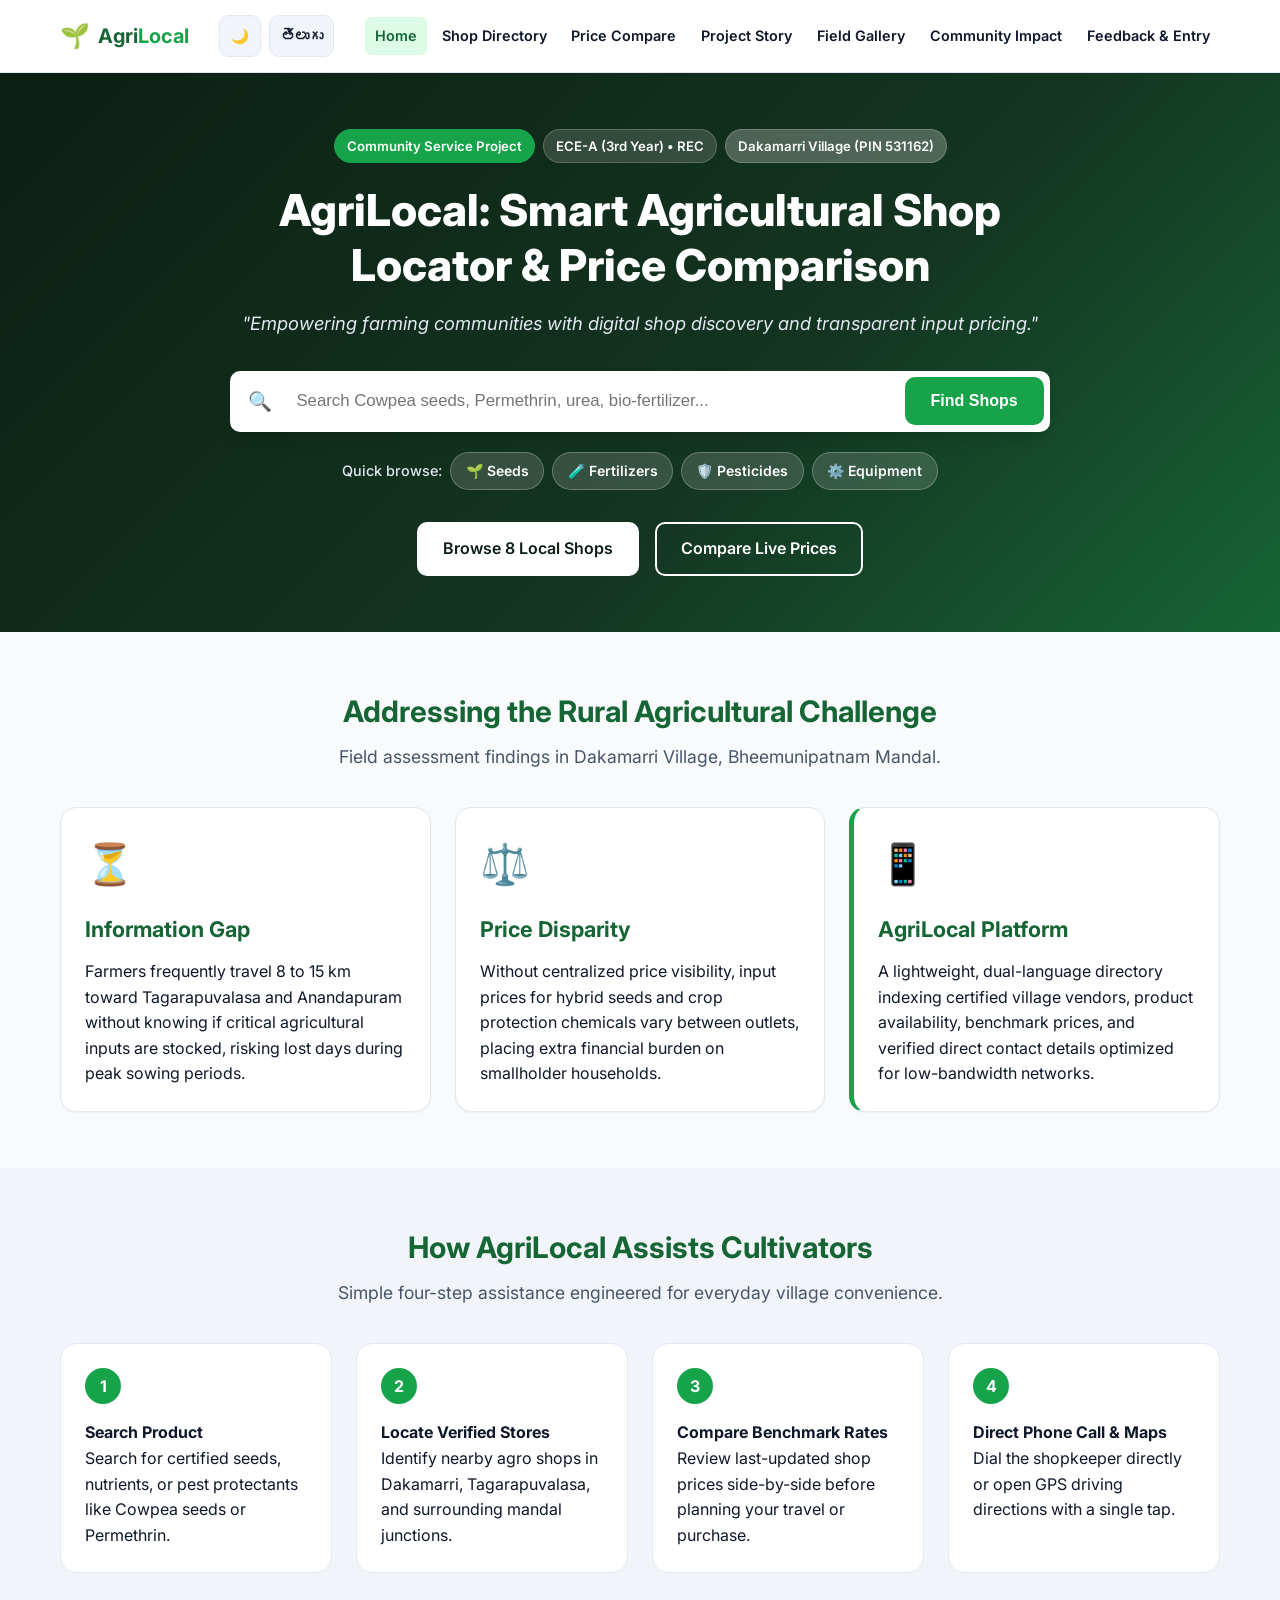
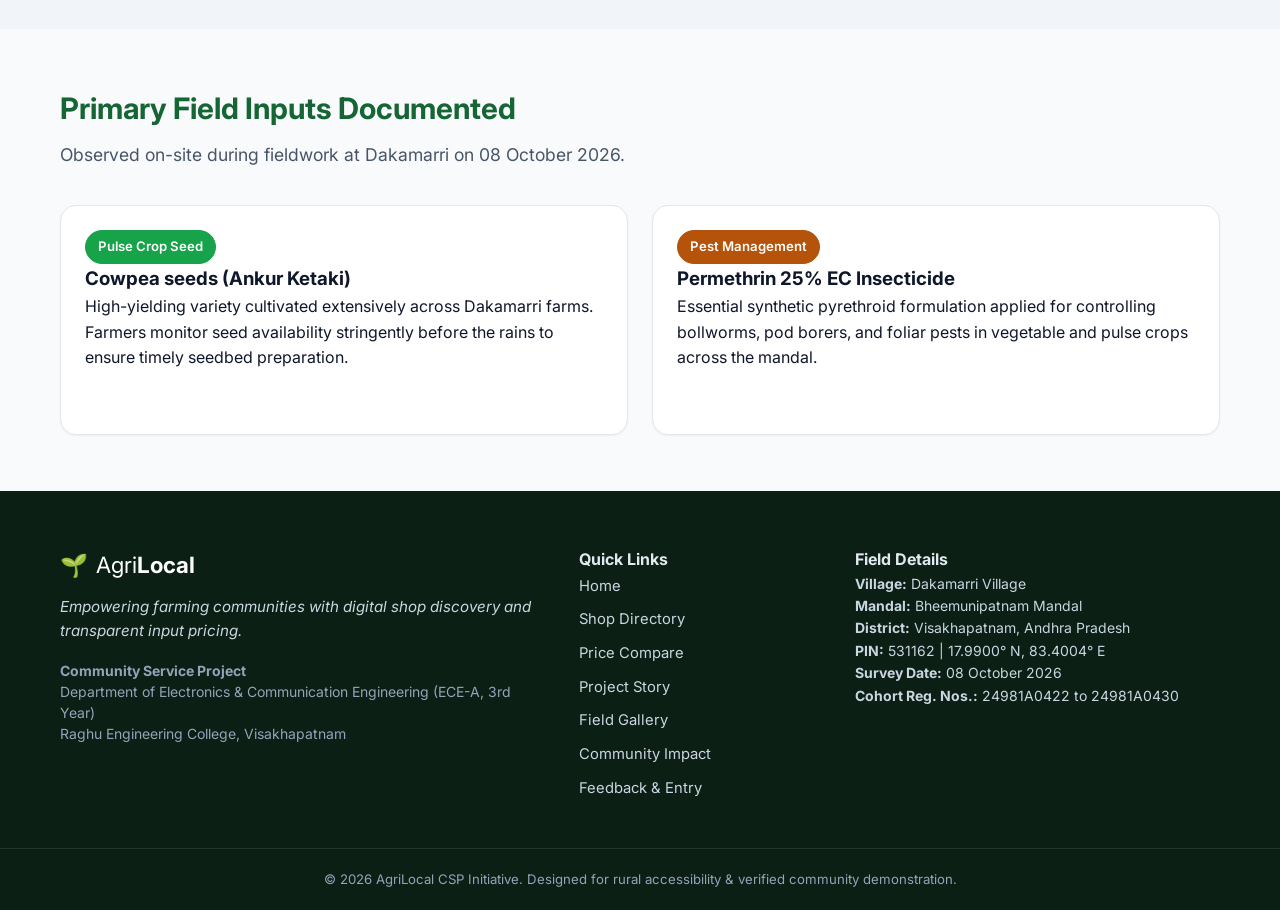
<file: index.html>
<!DOCTYPE html>
<html lang="en">
<head>
  <meta charset="UTF-8">
  <meta name="viewport" content="width=device-width, initial-scale=1.0">
  <title>AgriLocal - Smart Agricultural Shop Locator & Price Comparison</title>
  <meta name="description" content="AgriLocal: Empowering farming communities with digital shop discovery and transparent input pricing in Dakamarri Village.">
  <link rel="stylesheet" href="css/style.css">
  <link rel="preconnect" href="https://fonts.googleapis.com">
  <link rel="preconnect" href="https://fonts.gstatic.com" crossorigin>
  <link href="https://fonts.googleapis.com/css2?family=Inter:wght@400;500;600;700&family=Noto+Sans+Telugu:wght@400;600;700&display=swap" rel="stylesheet">
</head>
<body>
  <a href="#main-content" class="skip-link" data-i18n="skipLink">Skip to content</a>

  <header class="site-header">
    <div class="container header-container">
      <a href="index.html" class="brand-logo" aria-label="AgriLocal Home">
        <span class="logo-icon" aria-hidden="true">🌱</span>
        <span class="logo-text">Agri<strong>Local</strong></span>
      </a>

      <div class="header-controls">
        <button id="theme-toggle" class="btn-icon" aria-label="Toggle color theme" title="Toggle theme">
          <span class="theme-icon" aria-hidden="true">🌙</span>
        </button>
        <button id="lang-toggle" class="btn-lang" aria-label="Switch language to Telugu" title="Switch language">
          <span class="lang-text">తెలుగు</span>
        </button>
        <button id="nav-toggle" class="nav-toggle" aria-expanded="false" aria-controls="primary-nav" aria-label="Toggle navigation menu">
          <span class="hamburger-bar"></span>
          <span class="hamburger-bar"></span>
          <span class="hamburger-bar"></span>
        </button>
      </div>

      <nav id="primary-nav" class="primary-nav" aria-label="Main Navigation">
        <ul class="nav-list">
          <li><a href="index.html" class="nav-link active" data-i18n="navHome">Home</a></li>
          <li><a href="shops.html" class="nav-link" data-i18n="navShops">Shop Directory</a></li>
          <li><a href="compare.html" class="nav-link" data-i18n="navCompare">Price Compare</a></li>
          <li><a href="project.html" class="nav-link" data-i18n="navProject">Project Story</a></li>
          <li><a href="gallery.html" class="nav-link" data-i18n="navGallery">Field Gallery</a></li>
          <li><a href="impact.html" class="nav-link" data-i18n="navImpact">Community Impact</a></li>
          <li><a href="feedback.html" class="nav-link" data-i18n="navFeedback">Feedback & Entry</a></li>
        </ul>
      </nav>
    </div>
  </header>

  <main id="main-content">
    <!-- Hero Section -->
    <section class="hero-section">
      <div class="container hero-container">
        <div class="badge-group">
          <span class="badge badge-accent">Community Service Project</span>
          <span class="badge">ECE-A (3rd Year) • REC</span>
          <span class="badge badge-village">Dakamarri Village (PIN 531162)</span>
        </div>
        <h1 class="hero-title" data-i18n="heroTitle">AgriLocal: Smart Agricultural Shop Locator & Price Comparison</h1>
        <p class="hero-tagline" data-i18n="heroTagline">"Empowering farming communities with digital shop discovery and transparent input pricing."</p>

        <!-- Quick Search Form -->
        <div class="hero-search-box">
          <form id="hero-search-form" class="search-form" action="shops.html" method="GET">
            <label for="hero-search-input" class="visually-hidden" data-i18n="searchPlaceholder">Search seeds, fertilizers, pesticides...</label>
            <div class="search-input-wrap">
              <span class="search-icon" aria-hidden="true">🔍</span>
              <input type="search" id="hero-search-input" name="q" placeholder="Search Cowpea seeds, Permethrin, urea, bio-fertilizer..." data-i18n-attr="placeholder:searchPlaceholder">
              <button type="submit" class="btn btn-primary" data-i18n="findShopsBtn">Find Shops</button>
            </div>
          </form>

          <div class="category-chips">
            <span class="chips-label" data-i18n="quickFilterLabel">Quick browse:</span>
            <a href="shops.html?cat=Seeds" class="chip" data-i18n="catSeeds">🌱 Seeds</a>
            <a href="shops.html?cat=Fertilizers" class="chip" data-i18n="catFertilizers">🧪 Fertilizers</a>
            <a href="shops.html?cat=Pesticides" class="chip" data-i18n="catPesticides">🛡️ Pesticides</a>
            <a href="shops.html?cat=Equipment" class="chip" data-i18n="catEquipment">⚙️ Equipment</a>
          </div>
        </div>

        <div class="hero-cta-group">
          <a href="shops.html" class="btn btn-secondary" data-i18n="exploreShopsBtn">Browse 8 Local Shops</a>
          <a href="compare.html" class="btn btn-outline" data-i18n="compareInputsBtn">Compare Live Prices</a>
        </div>
      </div>
    </section>

    <!-- 3 Summary Problem & Solution Cards -->
    <section class="section summary-cards-section">
      <div class="container">
        <div class="section-header text-center">
          <h2 data-i18n="whyAgriLocalTitle">Addressing the Rural Agricultural Challenge</h2>
          <p class="section-lead" data-i18n="whyAgriLocalSubtitle">Field assessment findings in Dakamarri Village, Bheemunipatnam Mandal.</p>
        </div>

        <div class="grid grid-3">
          <div class="card summary-card">
            <div class="card-icon" aria-hidden="true">⏳</div>
            <h3 data-i18n="card1Title">Information Gap</h3>
            <p data-i18n="card1Desc">Farmers frequently travel 8 to 15 km toward Tagarapuvalasa and Anandapuram without knowing if critical agricultural inputs are stocked, risking lost days during peak sowing periods.</p>
          </div>

          <div class="card summary-card">
            <div class="card-icon" aria-hidden="true">⚖️</div>
            <h3 data-i18n="card2Title">Price Disparity</h3>
            <p data-i18n="card2Desc">Without centralized price visibility, input prices for hybrid seeds and crop protection chemicals vary between outlets, placing extra financial burden on smallholder households.</p>
          </div>

          <div class="card summary-card card-highlight">
            <div class="card-icon" aria-hidden="true">📱</div>
            <h3 data-i18n="card3Title">AgriLocal Platform</h3>
            <p data-i18n="card3Desc">A lightweight, dual-language directory indexing certified village vendors, product availability, benchmark prices, and verified direct contact details optimized for low-bandwidth networks.</p>
          </div>
        </div>
      </div>
    </section>

    <!-- How It Works Strip -->
    <section class="section section-alt how-it-works-section">
      <div class="container">
        <div class="section-header text-center">
          <h2 data-i18n="howItWorksTitle">How AgriLocal Assists Cultivators</h2>
          <p class="section-lead" data-i18n="howItWorksSubtitle">Simple four-step assistance engineered for everyday village convenience.</p>
        </div>

        <div class="steps-grid">
          <div class="step-item">
            <div class="step-num">1</div>
            <h4 data-i18n="step1Title">Search Product</h4>
            <p data-i18n="step1Desc">Search for certified seeds, nutrients, or pest protectants like Cowpea seeds or Permethrin.</p>
          </div>
          <div class="step-item">
            <div class="step-num">2</div>
            <h4 data-i18n="step2Title">Locate Verified Stores</h4>
            <p data-i18n="step2Desc">Identify nearby agro shops in Dakamarri, Tagarapuvalasa, and surrounding mandal junctions.</p>
          </div>
          <div class="step-item">
            <div class="step-num">3</div>
            <h4 data-i18n="step3Title">Compare Benchmark Rates</h4>
            <p data-i18n="step3Desc">Review last-updated shop prices side-by-side before planning your travel or purchase.</p>
          </div>
          <div class="step-item">
            <div class="step-num">4</div>
            <h4 data-i18n="step4Title">Direct Phone Call & Maps</h4>
            <p data-i18n="step4Desc">Dial the shopkeeper directly or open GPS driving directions with a single tap.</p>
          </div>
        </div>
      </div>
    </section>

    <!-- Observed Inputs Spotlight -->
    <section class="section observed-inputs-section">
      <div class="container">
        <div class="section-header">
          <h2 data-i18n="fieldInputsTitle">Primary Field Inputs Documented</h2>
          <p class="section-lead" data-i18n="fieldInputsSubtitle">Observed on-site during fieldwork at Dakamarri on 08 October 2026.</p>
        </div>

        <div class="grid grid-2">
          <div class="card input-card">
            <div class="input-card-header">
              <span class="badge badge-accent">Pulse Crop Seed</span>
              <h3>Cowpea seeds (Ankur Ketaki)</h3>
            </div>
            <p class="input-card-desc">High-yielding variety cultivated extensively across Dakamarri farms. Farmers monitor seed availability stringently before the rains to ensure timely seedbed preparation.</p>
            <div class="input-card-footer">
              <a href="compare.html?product=Cowpea+seeds+(Ankur+Ketaki)" class="btn btn-sm btn-outline" data-i18n="comparePriceLink">View Price Range Across Shops →</a>
            </div>
          </div>

          <div class="card input-card">
            <div class="input-card-header">
              <span class="badge badge-warning">Pest Management</span>
              <h3>Permethrin 25% EC Insecticide</h3>
            </div>
            <p class="input-card-desc">Essential synthetic pyrethroid formulation applied for controlling bollworms, pod borers, and foliar pests in vegetable and pulse crops across the mandal.</p>
            <div class="input-card-footer">
              <a href="compare.html?product=Permethrin+25%25+EC+Insecticide" class="btn btn-sm btn-outline" data-i18n="comparePriceLink">View Price Range Across Shops →</a>
            </div>
          </div>
        </div>
      </div>
    </section>
  </main>

  <footer class="site-footer">
    <div class="container footer-container">
      <div class="footer-block">
        <div class="footer-brand">
          <span class="logo-icon" aria-hidden="true">🌱</span>
          <span class="logo-text">Agri<strong>Local</strong></span>
        </div>
        <p class="footer-tagline">Empowering farming communities with digital shop discovery and transparent input pricing.</p>
        <p class="footer-academic">
          <strong>Community Service Project</strong><br>
          Department of Electronics & Communication Engineering (ECE-A, 3rd Year)<br>
          Raghu Engineering College, Visakhapatnam
        </p>
      </div>

      <div class="footer-block">
        <h4 data-i18n="footerQuickLinks">Quick Links</h4>
        <ul class="footer-links">
          <li><a href="index.html" data-i18n="navHome">Home</a></li>
          <li><a href="shops.html" data-i18n="navShops">Shop Directory</a></li>
          <li><a href="compare.html" data-i18n="navCompare">Price Compare</a></li>
          <li><a href="project.html" data-i18n="navProject">Project Story</a></li>
          <li><a href="gallery.html" data-i18n="navGallery">Field Gallery</a></li>
          <li><a href="impact.html" data-i18n="navImpact">Community Impact</a></li>
          <li><a href="feedback.html" data-i18n="navFeedback">Feedback & Entry</a></li>
        </ul>
      </div>

      <div class="footer-block">
        <h4 data-i18n="footerFieldDetails">Field Details</h4>
        <p class="footer-meta">
          <strong>Village:</strong> Dakamarri Village<br>
          <strong>Mandal:</strong> <span class="mandal-name">Bheemunipatnam Mandal</span><br>
          <strong>District:</strong> Visakhapatnam, Andhra Pradesh<br>
          <strong>PIN:</strong> 531162 | 17.9900° N, 83.4004° E<br>
          <strong>Survey Date:</strong> 08 October 2026<br>
          <strong>Cohort Reg. Nos.:</strong> 24981A0422 to 24981A0430
        </p>
      </div>
    </div>
    <div class="footer-bottom">
      <div class="container text-center">
        <p>© 2026 AgriLocal CSP Initiative. Designed for rural accessibility & verified community demonstration.</p>
      </div>
    </div>
  </footer>

  <button id="scroll-to-top" class="scroll-to-top" aria-label="Scroll back to top" title="Back to top">
    <span aria-hidden="true">↑</span>
  </button>

  <script src="js/data.js"></script>
  <script src="js/i18n.js"></script>
  <script src="js/app.js"></script>
</body>
</html>
</file>
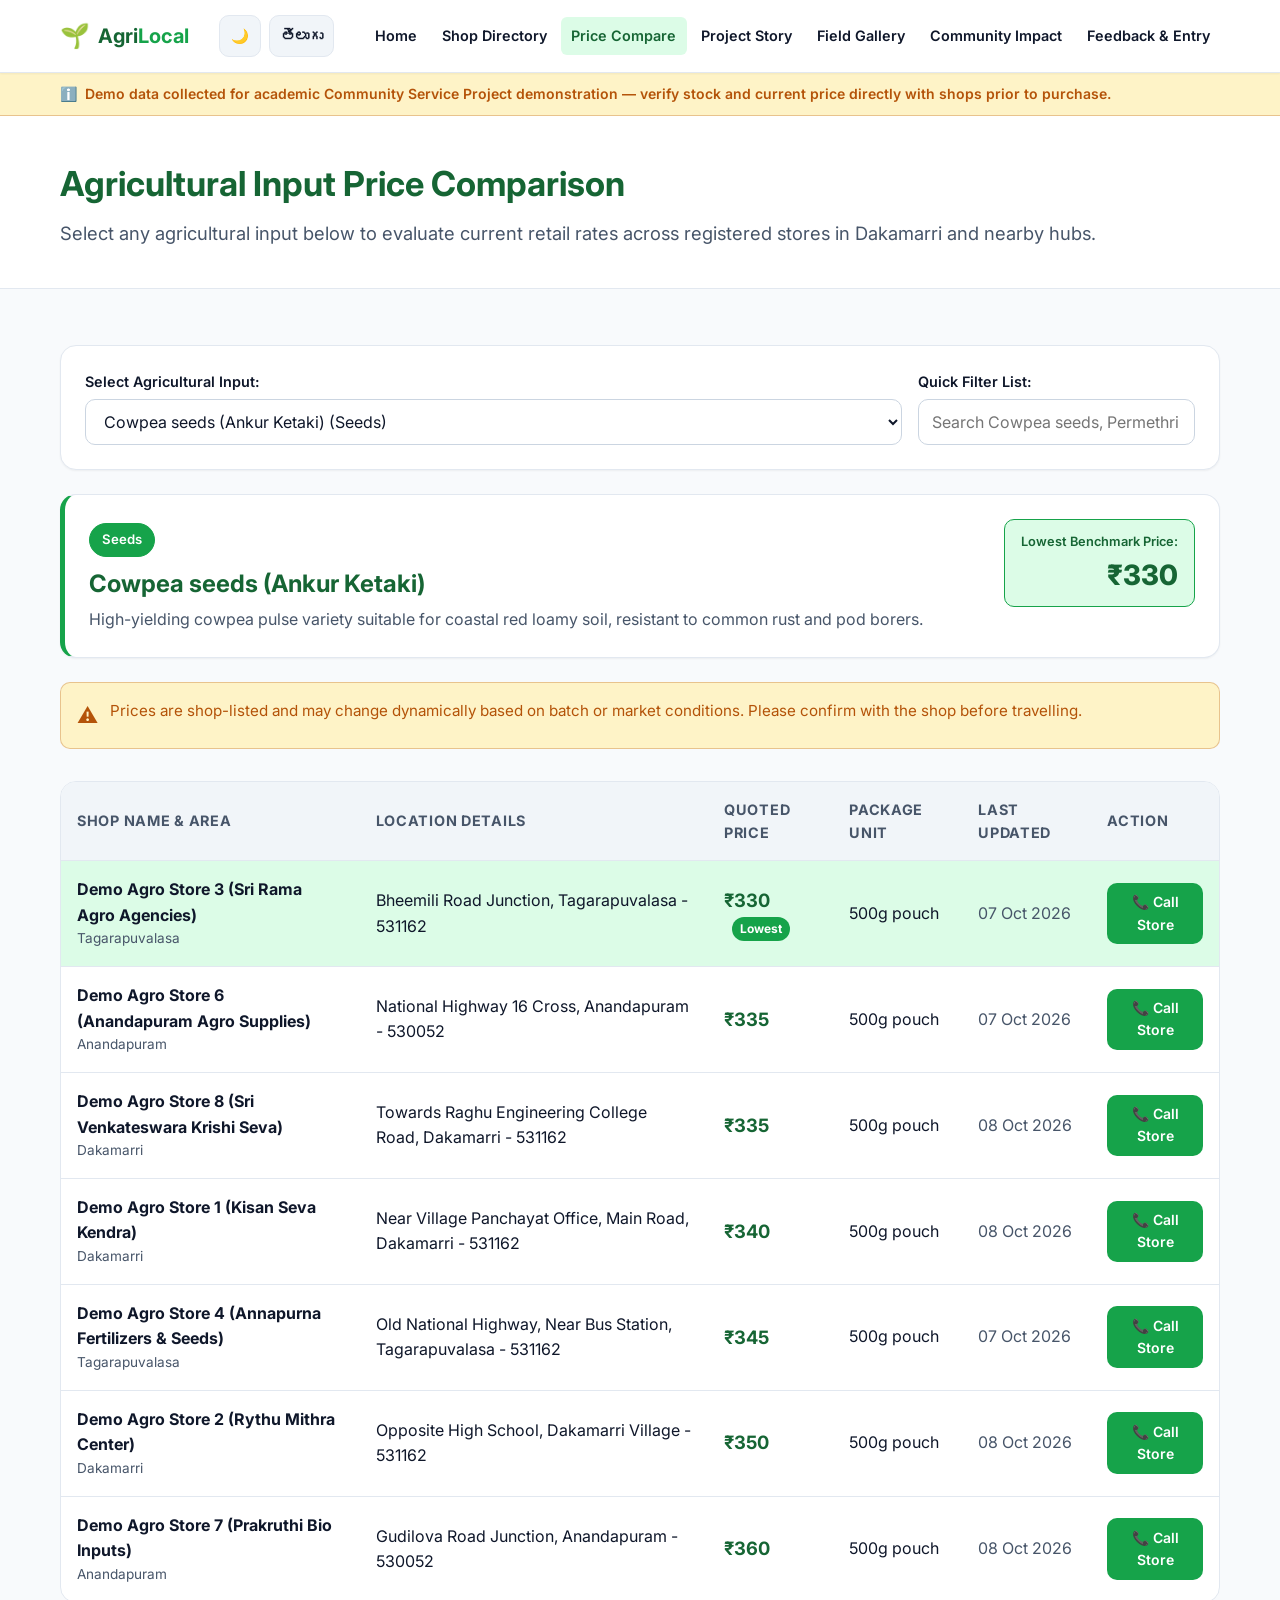
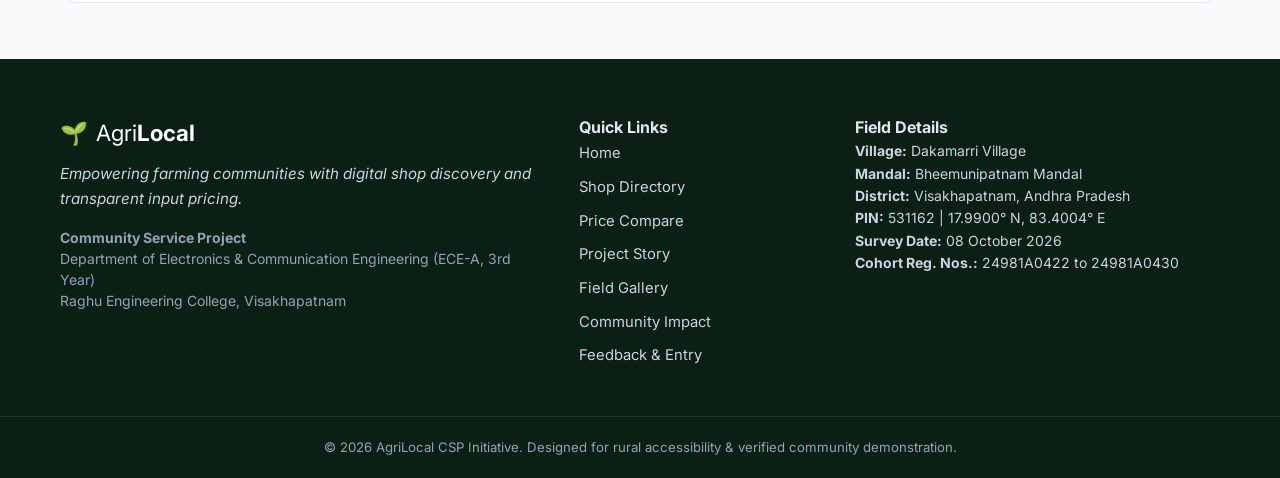
<file: compare.html>
<!DOCTYPE html>
<html lang="en">
<head>
  <meta charset="UTF-8">
  <meta name="viewport" content="width=device-width, initial-scale=1.0">
  <title>Input Price Comparison - AgriLocal</title>
  <meta name="description" content="Compare certified prices of seeds, fertilizers, and pest management products across local agro dealers.">
  <link rel="stylesheet" href="css/style.css">
  <link rel="preconnect" href="https://fonts.googleapis.com">
  <link rel="preconnect" href="https://fonts.gstatic.com" crossorigin>
  <link href="https://fonts.googleapis.com/css2?family=Inter:wght@400;500;600;700&family=Noto+Sans+Telugu:wght@400;600;700&display=swap" rel="stylesheet">
</head>
<body>
  <a href="#main-content" class="skip-link" data-i18n="skipLink">Skip to content</a>

  <header class="site-header">
    <div class="container header-container">
      <a href="index.html" class="brand-logo" aria-label="AgriLocal Home">
        <span class="logo-icon" aria-hidden="true">🌱</span>
        <span class="logo-text">Agri<strong>Local</strong></span>
      </a>

      <div class="header-controls">
        <button id="theme-toggle" class="btn-icon" aria-label="Toggle color theme" title="Toggle theme">
          <span class="theme-icon" aria-hidden="true">🌙</span>
        </button>
        <button id="lang-toggle" class="btn-lang" aria-label="Switch language to Telugu" title="Switch language">
          <span class="lang-text">తెలుగు</span>
        </button>
        <button id="nav-toggle" class="nav-toggle" aria-expanded="false" aria-controls="primary-nav" aria-label="Toggle navigation menu">
          <span class="hamburger-bar"></span>
          <span class="hamburger-bar"></span>
          <span class="hamburger-bar"></span>
        </button>
      </div>

      <nav id="primary-nav" class="primary-nav" aria-label="Main Navigation">
        <ul class="nav-list">
          <li><a href="index.html" class="nav-link" data-i18n="navHome">Home</a></li>
          <li><a href="shops.html" class="nav-link" data-i18n="navShops">Shop Directory</a></li>
          <li><a href="compare.html" class="nav-link active" data-i18n="navCompare">Price Compare</a></li>
          <li><a href="project.html" class="nav-link" data-i18n="navProject">Project Story</a></li>
          <li><a href="gallery.html" class="nav-link" data-i18n="navGallery">Field Gallery</a></li>
          <li><a href="impact.html" class="nav-link" data-i18n="navImpact">Community Impact</a></li>
          <li><a href="feedback.html" class="nav-link" data-i18n="navFeedback">Feedback & Entry</a></li>
        </ul>
      </nav>
    </div>
  </header>

  <!-- Demo Notice Banner -->
  <div class="demo-banner" role="alert">
    <div class="container flex-banner">
      <span class="banner-icon" aria-hidden="true">ℹ️</span>
      <span class="banner-text" data-i18n="demoBannerText">Demo data collected for academic Community Service Project demonstration — verify stock and current price directly with shops prior to purchase.</span>
    </div>
  </div>

  <main id="main-content">
    <section class="page-header">
      <div class="container">
        <h1 data-i18n="comparePageTitle">Agricultural Input Price Comparison</h1>
        <p class="page-lead" data-i18n="comparePageSubtitle">Select any agricultural input below to evaluate current retail rates across registered stores in Dakamarri and nearby hubs.</p>
      </div>
    </section>

    <section class="section compare-section">
      <div class="container">
        <!-- Product Selector Controls -->
        <div class="card selector-card">
          <div class="filter-row">
            <div class="filter-col flex-grow">
              <label for="product-select" class="form-label" data-i18n="selectProductLabel">Select Agricultural Input:</label>
              <select id="product-select" class="form-select">
                <!-- Populated dynamically -->
              </select>
            </div>
            <div class="filter-col">
              <label for="product-search-filter" class="form-label" data-i18n="quickFilterInputLabel">Quick Filter List:</label>
              <input type="text" id="product-search-filter" class="form-input" placeholder="Type to filter..." data-i18n-attr="placeholder:searchPlaceholder">
            </div>
          </div>
        </div>

        <!-- Product Details Snapshot -->
        <div id="product-snapshot" class="card product-snapshot-card mt-3">
          <div class="snapshot-header">
            <div>
              <span id="snapshot-category" class="badge badge-accent">Category</span>
              <h2 id="snapshot-title" class="snapshot-title mt-1">Product Title</h2>
            </div>
            <div class="lowest-price-badge-wrap">
              <span class="badge-label" data-i18n="lowestPriceLabel">Lowest Benchmark Price:</span>
              <div id="snapshot-best-price" class="best-price-val">₹0</div>
            </div>
          </div>
          <p id="snapshot-description" class="snapshot-desc text-muted">Product description and recommended usage.</p>
        </div>

        <!-- Price Disclaimer Alert -->
        <div class="alert-notice mt-3" role="note">
          <span class="alert-icon" aria-hidden="true">⚠️</span>
          <p data-i18n="priceDisclaimer">Prices are shop-listed and may change dynamically based on batch or market conditions. Please confirm with the shop before travelling.</p>
        </div>

        <!-- Comparison Table / Responsive Cards -->
        <div class="table-container mt-4">
          <table class="price-table" id="price-table">
            <thead>
              <tr>
                <th scope="col" data-i18n="colShop">Shop Name & Area</th>
                <th scope="col" data-i18n="colAddress">Location Details</th>
                <th scope="col" data-i18n="colPrice">Quoted Price</th>
                <th scope="col" data-i18n="colUnit">Package Unit</th>
                <th scope="col" data-i18n="colLastUpdated">Last Updated</th>
                <th scope="col" data-i18n="colAction">Action</th>
              </tr>
            </thead>
            <tbody id="price-table-body">
              <!-- Populated dynamically by app.js -->
            </tbody>
          </table>
        </div>
      </div>
    </section>
  </main>

  <footer class="site-footer">
    <div class="container footer-container">
      <div class="footer-block">
        <div class="footer-brand">
          <span class="logo-icon" aria-hidden="true">🌱</span>
          <span class="logo-text">Agri<strong>Local</strong></span>
        </div>
        <p class="footer-tagline">Empowering farming communities with digital shop discovery and transparent input pricing.</p>
        <p class="footer-academic">
          <strong>Community Service Project</strong><br>
          Department of Electronics & Communication Engineering (ECE-A, 3rd Year)<br>
          Raghu Engineering College, Visakhapatnam
        </p>
      </div>

      <div class="footer-block">
        <h4 data-i18n="footerQuickLinks">Quick Links</h4>
        <ul class="footer-links">
          <li><a href="index.html" data-i18n="navHome">Home</a></li>
          <li><a href="shops.html" data-i18n="navShops">Shop Directory</a></li>
          <li><a href="compare.html" data-i18n="navCompare">Price Compare</a></li>
          <li><a href="project.html" data-i18n="navProject">Project Story</a></li>
          <li><a href="gallery.html" data-i18n="navGallery">Field Gallery</a></li>
          <li><a href="impact.html" data-i18n="navImpact">Community Impact</a></li>
          <li><a href="feedback.html" data-i18n="navFeedback">Feedback & Entry</a></li>
        </ul>
      </div>

      <div class="footer-block">
        <h4 data-i18n="footerFieldDetails">Field Details</h4>
        <p class="footer-meta">
          <strong>Village:</strong> Dakamarri Village<br>
          <strong>Mandal:</strong> <span class="mandal-name">Bheemunipatnam Mandal</span><br>
          <strong>District:</strong> Visakhapatnam, Andhra Pradesh<br>
          <strong>PIN:</strong> 531162 | 17.9900° N, 83.4004° E<br>
          <strong>Survey Date:</strong> 08 October 2026<br>
          <strong>Cohort Reg. Nos.:</strong> 24981A0422 to 24981A0430
        </p>
      </div>
    </div>
    <div class="footer-bottom">
      <div class="container text-center">
        <p>© 2026 AgriLocal CSP Initiative. Designed for rural accessibility & verified community demonstration.</p>
      </div>
    </div>
  </footer>

  <button id="scroll-to-top" class="scroll-to-top" aria-label="Scroll back to top" title="Back to top">
    <span aria-hidden="true">↑</span>
  </button>

  <script src="js/data.js"></script>
  <script src="js/i18n.js"></script>
  <script src="js/app.js"></script>
</body>
</html>
</file>
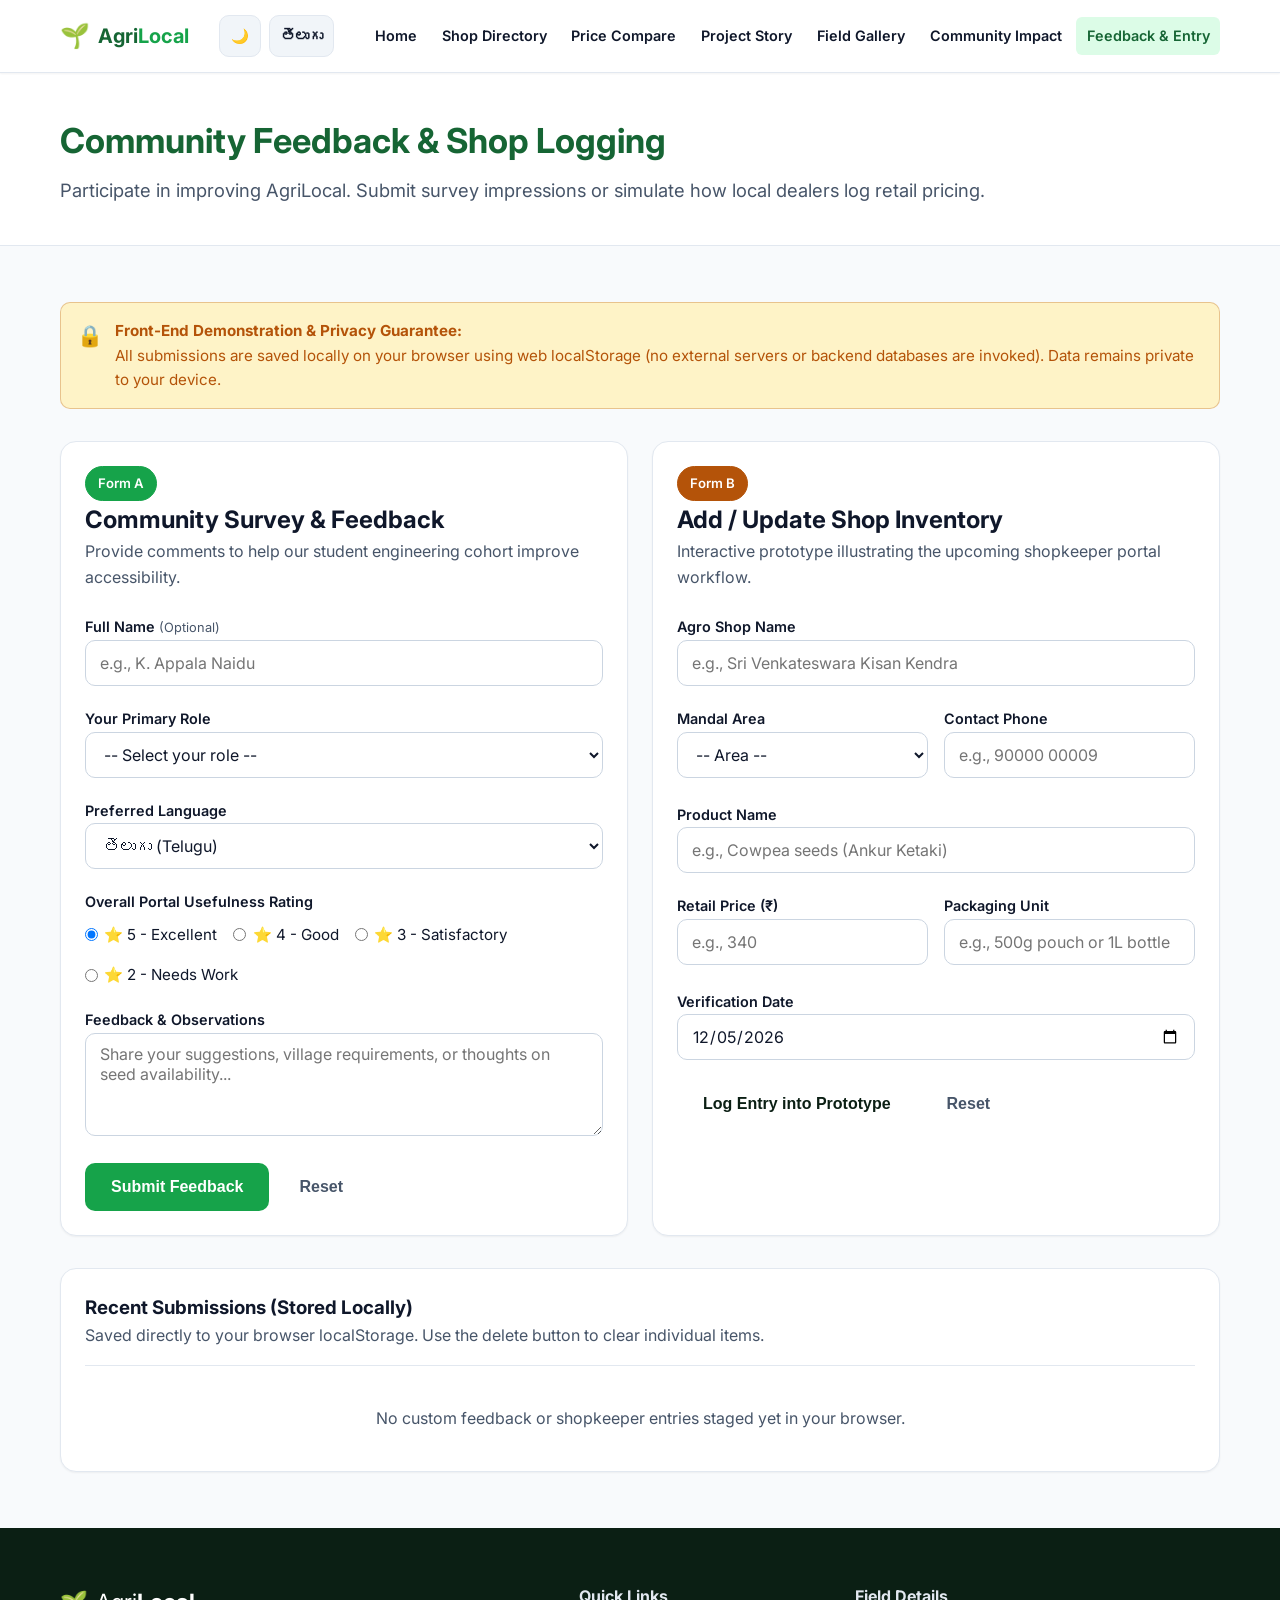
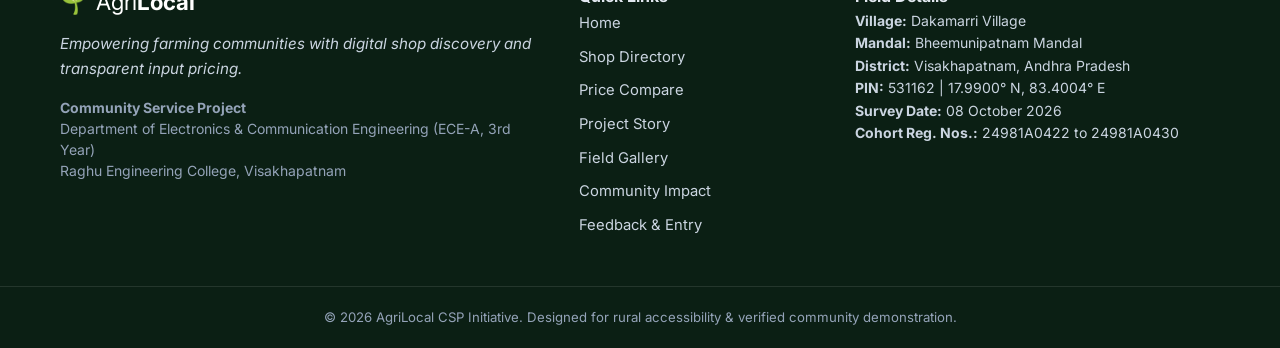
<file: feedback.html>
<!DOCTYPE html>
<html lang="en">
<head>
  <meta charset="UTF-8">
  <meta name="viewport" content="width=device-width, initial-scale=1.0">
  <title>Community Feedback & Shop Logging - AgriLocal</title>
  <meta name="description" content="Share feedback on AgriLocal and preview the future shopkeeper inventory logging workflow.">
  <link rel="stylesheet" href="css/style.css">
  <link rel="preconnect" href="https://fonts.googleapis.com">
  <link rel="preconnect" href="https://fonts.gstatic.com" crossorigin>
  <link href="https://fonts.googleapis.com/css2?family=Inter:wght@400;500;600;700&family=Noto+Sans+Telugu:wght@400;600;700&display=swap" rel="stylesheet">
</head>
<body>
  <a href="#main-content" class="skip-link" data-i18n="skipLink">Skip to content</a>

  <header class="site-header">
    <div class="container header-container">
      <a href="index.html" class="brand-logo" aria-label="AgriLocal Home">
        <span class="logo-icon" aria-hidden="true">🌱</span>
        <span class="logo-text">Agri<strong>Local</strong></span>
      </a>

      <div class="header-controls">
        <button id="theme-toggle" class="btn-icon" aria-label="Toggle color theme" title="Toggle theme">
          <span class="theme-icon" aria-hidden="true">🌙</span>
        </button>
        <button id="lang-toggle" class="btn-lang" aria-label="Switch language to Telugu" title="Switch language">
          <span class="lang-text">తెలుగు</span>
        </button>
        <button id="nav-toggle" class="nav-toggle" aria-expanded="false" aria-controls="primary-nav" aria-label="Toggle navigation menu">
          <span class="hamburger-bar"></span>
          <span class="hamburger-bar"></span>
          <span class="hamburger-bar"></span>
        </button>
      </div>

      <nav id="primary-nav" class="primary-nav" aria-label="Main Navigation">
        <ul class="nav-list">
          <li><a href="index.html" class="nav-link" data-i18n="navHome">Home</a></li>
          <li><a href="shops.html" class="nav-link" data-i18n="navShops">Shop Directory</a></li>
          <li><a href="compare.html" class="nav-link" data-i18n="navCompare">Price Compare</a></li>
          <li><a href="project.html" class="nav-link" data-i18n="navProject">Project Story</a></li>
          <li><a href="gallery.html" class="nav-link" data-i18n="navGallery">Field Gallery</a></li>
          <li><a href="impact.html" class="nav-link" data-i18n="navImpact">Community Impact</a></li>
          <li><a href="feedback.html" class="nav-link active" data-i18n="navFeedback">Feedback & Entry</a></li>
        </ul>
      </nav>
    </div>
  </header>

  <main id="main-content">
    <section class="page-header">
      <div class="container">
        <h1 data-i18n="feedbackPageTitle">Community Feedback & Shop Logging</h1>
        <p class="page-lead" data-i18n="feedbackPageSubtitle">Participate in improving AgriLocal. Submit survey impressions or simulate how local dealers log retail pricing.</p>
      </div>
    </section>

    <!-- Client-side Storage Notice & Privacy Note -->
    <section class="section feedback-section">
      <div class="container">
        <div class="alert-notice mb-4" role="note">
          <span class="alert-icon" aria-hidden="true">🔒</span>
          <div>
            <strong>Front-End Demonstration & Privacy Guarantee:</strong>
            <p>All submissions are saved locally on your browser using web localStorage (no external servers or backend databases are invoked). Data remains private to your device.</p>
          </div>
        </div>

        <div class="grid grid-2">
          <!-- Form 1: Community Feedback -->
          <div class="card">
            <div class="card-header-styled">
              <span class="badge badge-accent">Form A</span>
              <h2 data-i18n="feedbackFormTitle">Community Survey & Feedback</h2>
              <p class="text-muted" data-i18n="feedbackFormSubtitle">Provide comments to help our student engineering cohort improve accessibility.</p>
            </div>

            <form id="feedback-form" novalidate class="styled-form mt-3">
              <div class="form-group">
                <label for="fb-name" class="form-label">
                  <span data-i18n="formName">Full Name</span>
                  <span class="optional-tag">(Optional)</span>
                </label>
                <input type="text" id="fb-name" class="form-input" placeholder="e.g., K. Appala Naidu">
              </div>

              <div class="form-group">
                <label for="fb-role" class="form-label" data-i18n="formRole">Your Primary Role <span class="required">*</span></label>
                <select id="fb-role" class="form-select" required>
                  <option value="" disabled selected>-- Select your role --</option>
                  <option value="Farmer" data-i18n="roleFarmer">Farmer / Cultivator</option>
                  <option value="Shop Owner" data-i18n="roleShopOwner">Agro Shop Owner / Dealer</option>
                  <option value="Student / Academic" data-i18n="roleStudent">Student / Academic Researcher</option>
                  <option value="Community Member" data-i18n="roleOther">Other Community Member</option>
                </select>
                <div class="form-error" id="fb-role-error" aria-live="polite"></div>
              </div>

              <div class="form-group">
                <label for="fb-lang" class="form-label" data-i18n="formPreferredLang">Preferred Language <span class="required">*</span></label>
                <select id="fb-lang" class="form-select" required>
                  <option value="Telugu">తెలుగు (Telugu)</option>
                  <option value="English">English</option>
                  <option value="Both">Both (ద్విభాష / Bilingual)</option>
                </select>
              </div>

              <div class="form-group">
                <label class="form-label" data-i18n="formRating">Overall Portal Usefulness Rating <span class="required">*</span></label>
                <div class="rating-group" role="radiogroup" aria-label="Portal usefulness rating">
                  <label class="radio-label">
                    <input type="radio" name="fb-rating" value="5" checked> ⭐ 5 - Excellent
                  </label>
                  <label class="radio-label">
                    <input type="radio" name="fb-rating" value="4"> ⭐ 4 - Good
                  </label>
                  <label class="radio-label">
                    <input type="radio" name="fb-rating" value="3"> ⭐ 3 - Satisfactory
                  </label>
                  <label class="radio-label">
                    <input type="radio" name="fb-rating" value="2"> ⭐ 2 - Needs Work
                  </label>
                </div>
              </div>

              <div class="form-group">
                <label for="fb-comments" class="form-label" data-i18n="formComments">Feedback & Observations <span class="required">*</span></label>
                <textarea id="fb-comments" class="form-textarea" rows="4" placeholder="Share your suggestions, village requirements, or thoughts on seed availability..." required></textarea>
                <div class="form-error" id="fb-comments-error" aria-live="polite"></div>
              </div>

              <div class="form-actions">
                <button type="submit" class="btn btn-primary" data-i18n="btnSubmitFeedback">Submit Feedback</button>
                <button type="reset" class="btn btn-ghost" data-i18n="btnReset">Reset</button>
              </div>
              <div id="fb-success-msg" class="form-success mt-2 hidden" role="status" aria-live="polite">
                ✓ Feedback recorded locally in browser! Thank you for contributing.
              </div>
            </form>
          </div>

          <!-- Form 2: Front-End Shopkeeper Logging Workflow -->
          <div class="card">
            <div class="card-header-styled">
              <span class="badge badge-warning">Form B</span>
              <h2 data-i18n="shopEntryFormTitle">Add / Update Shop Inventory</h2>
              <p class="text-muted" data-i18n="shopEntryFormSubtitle">Interactive prototype illustrating the upcoming shopkeeper portal workflow.</p>
            </div>

            <form id="shop-entry-form" novalidate class="styled-form mt-3">
              <div class="form-group">
                <label for="se-shopname" class="form-label" data-i18n="formShopName">Agro Shop Name <span class="required">*</span></label>
                <input type="text" id="se-shopname" class="form-input" placeholder="e.g., Sri Venkateswara Kisan Kendra" required>
                <div class="form-error" id="se-shopname-error" aria-live="polite"></div>
              </div>

              <div class="form-row">
                <div class="form-group flex-1">
                  <label for="se-area" class="form-label" data-i18n="formArea">Mandal Area <span class="required">*</span></label>
                  <select id="se-area" class="form-select" required>
                    <option value="" disabled selected>-- Area --</option>
                    <option value="Dakamarri">Dakamarri</option>
                    <option value="Tagarapuvalasa">Tagarapuvalasa</option>
                    <option value="Anandapuram">Anandapuram</option>
                  </select>
                  <div class="form-error" id="se-area-error" aria-live="polite"></div>
                </div>

                <div class="form-group flex-1">
                  <label for="se-phone" class="form-label" data-i18n="formPhone">Contact Phone <span class="required">*</span></label>
                  <input type="tel" id="se-phone" class="form-input" placeholder="e.g., 90000 00009" required pattern="[0-9\s]{10,12}">
                  <div class="form-error" id="se-phone-error" aria-live="polite"></div>
                </div>
              </div>

              <div class="form-group">
                <label for="se-product" class="form-label" data-i18n="formProduct">Product Name <span class="required">*</span></label>
                <input type="text" id="se-product" class="form-input" placeholder="e.g., Cowpea seeds (Ankur Ketaki)" required>
                <div class="form-error" id="se-product-error" aria-live="polite"></div>
              </div>

              <div class="form-row">
                <div class="form-group flex-1">
                  <label for="se-price" class="form-label" data-i18n="formPrice">Retail Price (₹) <span class="required">*</span></label>
                  <input type="number" id="se-price" class="form-input" placeholder="e.g., 340" min="1" required>
                  <div class="form-error" id="se-price-error" aria-live="polite"></div>
                </div>

                <div class="form-group flex-1">
                  <label for="se-unit" class="form-label" data-i18n="formUnit">Packaging Unit <span class="required">*</span></label>
                  <input type="text" id="se-unit" class="form-input" placeholder="e.g., 500g pouch or 1L bottle" required>
                  <div class="form-error" id="se-unit-error" aria-live="polite"></div>
                </div>
              </div>

              <div class="form-group">
                <label for="se-date" class="form-label" data-i18n="formDate">Verification Date <span class="required">*</span></label>
                <input type="date" id="se-date" class="form-input" required>
                <div class="form-error" id="se-date-error" aria-live="polite"></div>
              </div>

              <div class="form-actions">
                <button type="submit" class="btn btn-secondary" data-i18n="btnSaveShopEntry">Log Entry into Prototype</button>
                <button type="reset" class="btn btn-ghost" data-i18n="btnReset">Reset</button>
              </div>
              <div id="se-success-msg" class="form-success mt-2 hidden" role="status" aria-live="polite">
                ✓ Shop inventory successfully staged! Visible in recent entries below.
              </div>
            </form>
          </div>
        </div>

        <!-- Recent Entries Demonstration List (Local Storage) -->
        <div class="card mt-4 recent-entries-card">
          <div class="entries-header">
            <div>
              <h3 data-i18n="recentEntriesTitle">Recent Submissions (Stored Locally)</h3>
              <p class="text-muted" data-i18n="recentEntriesDesc">Saved directly to your browser localStorage. Use the delete button to clear individual items.</p>
            </div>
            <button id="clear-all-storage" class="btn btn-sm btn-outline text-danger" data-i18n="btnClearAllEntries">Clear All Saved Entries</button>
          </div>

          <div id="recent-entries-list" class="recent-entries-list mt-3" aria-live="polite">
            <!-- Populated dynamically by app.js -->
          </div>
        </div>
      </div>
    </section>
  </main>

  <footer class="site-footer">
    <div class="container footer-container">
      <div class="footer-block">
        <div class="footer-brand">
          <span class="logo-icon" aria-hidden="true">🌱</span>
          <span class="logo-text">Agri<strong>Local</strong></span>
        </div>
        <p class="footer-tagline">Empowering farming communities with digital shop discovery and transparent input pricing.</p>
        <p class="footer-academic">
          <strong>Community Service Project</strong><br>
          Department of Electronics & Communication Engineering (ECE-A, 3rd Year)<br>
          Raghu Engineering College, Visakhapatnam
        </p>
      </div>

      <div class="footer-block">
        <h4 data-i18n="footerQuickLinks">Quick Links</h4>
        <ul class="footer-links">
          <li><a href="index.html" data-i18n="navHome">Home</a></li>
          <li><a href="shops.html" data-i18n="navShops">Shop Directory</a></li>
          <li><a href="compare.html" data-i18n="navCompare">Price Compare</a></li>
          <li><a href="project.html" data-i18n="navProject">Project Story</a></li>
          <li><a href="gallery.html" data-i18n="navGallery">Field Gallery</a></li>
          <li><a href="impact.html" data-i18n="navImpact">Community Impact</a></li>
          <li><a href="feedback.html" data-i18n="navFeedback">Feedback & Entry</a></li>
        </ul>
      </div>

      <div class="footer-block">
        <h4 data-i18n="footerFieldDetails">Field Details</h4>
        <p class="footer-meta">
          <strong>Village:</strong> Dakamarri Village<br>
          <strong>Mandal:</strong> <span class="mandal-name">Bheemunipatnam Mandal</span><br>
          <strong>District:</strong> Visakhapatnam, Andhra Pradesh<br>
          <strong>PIN:</strong> 531162 | 17.9900° N, 83.4004° E<br>
          <strong>Survey Date:</strong> 08 October 2026<br>
          <strong>Cohort Reg. Nos.:</strong> 24981A0422 to 24981A0430
        </p>
      </div>
    </div>
    <div class="footer-bottom">
      <div class="container text-center">
        <p>© 2026 AgriLocal CSP Initiative. Designed for rural accessibility & verified community demonstration.</p>
      </div>
    </div>
  </footer>

  <button id="scroll-to-top" class="scroll-to-top" aria-label="Scroll back to top" title="Back to top">
    <span aria-hidden="true">↑</span>
  </button>

  <script src="js/data.js"></script>
  <script src="js/i18n.js"></script>
  <script src="js/app.js"></script>
</body>
</html>
</file>
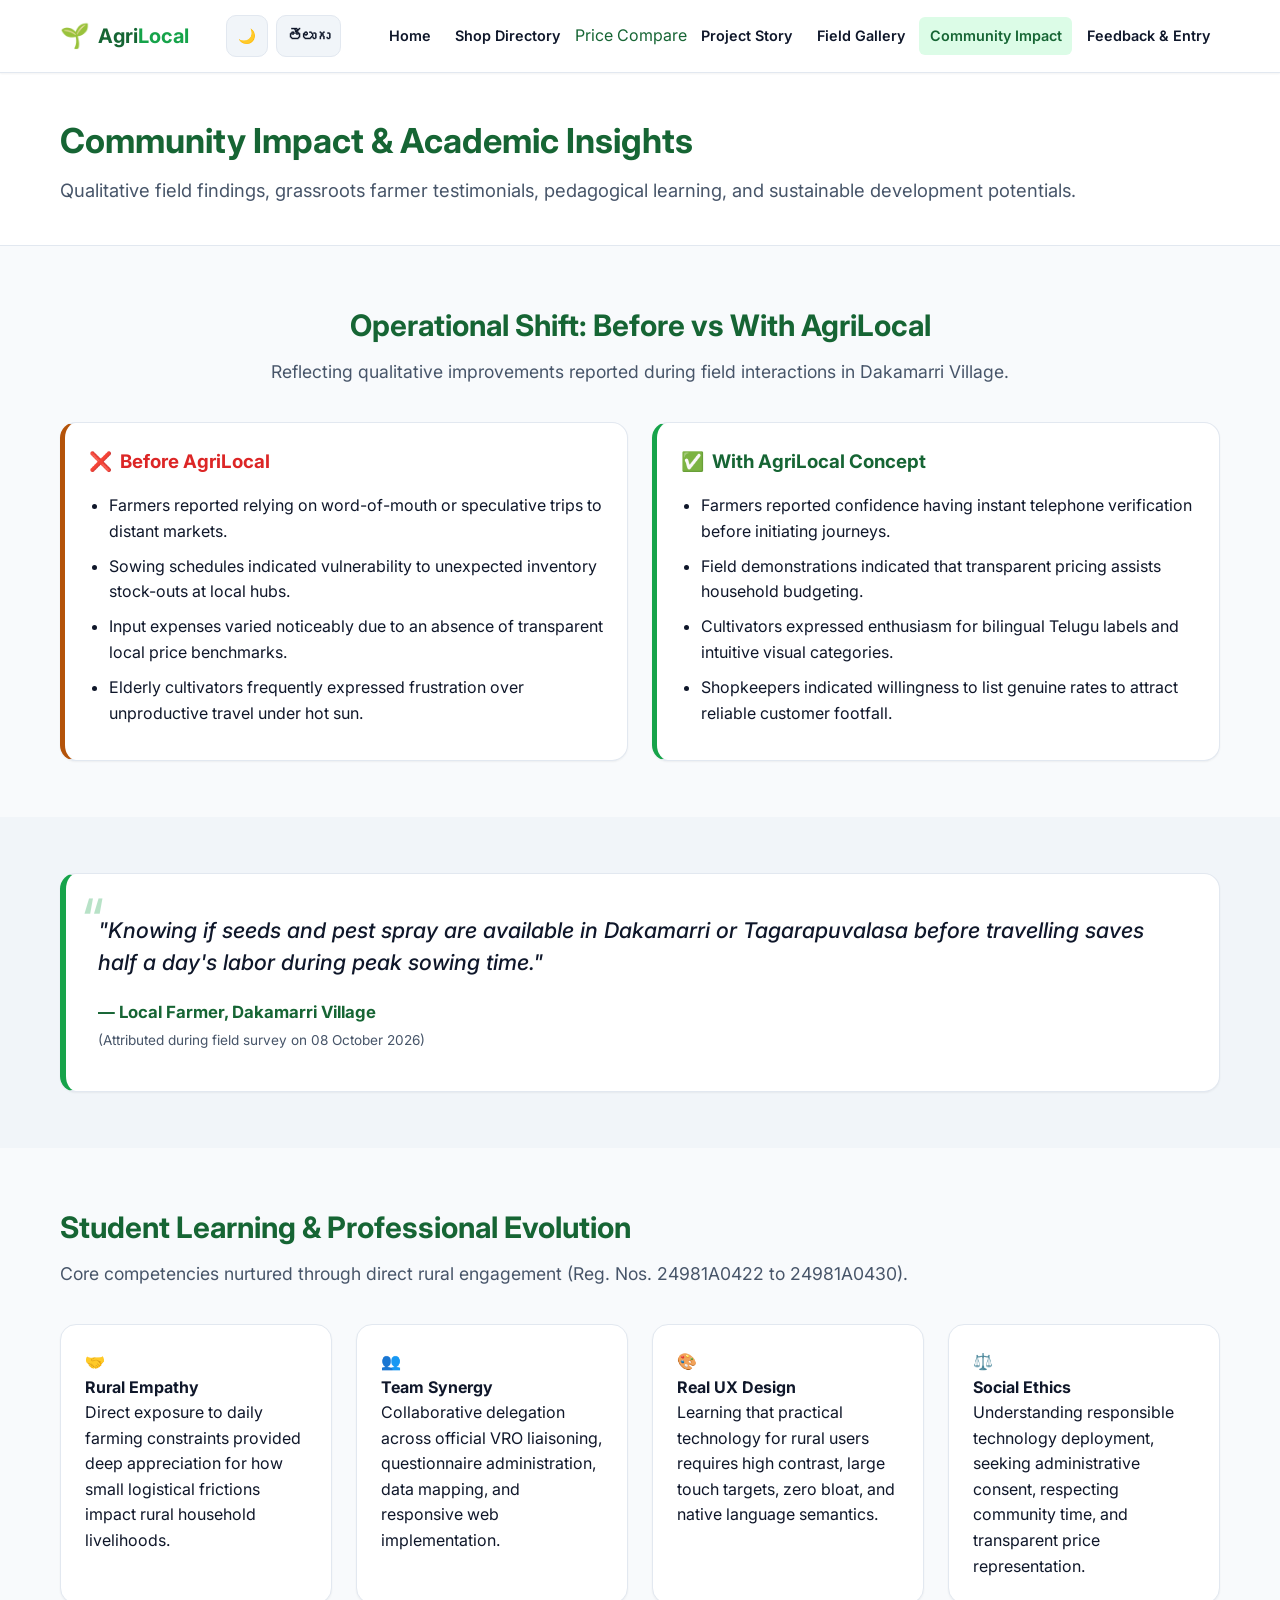
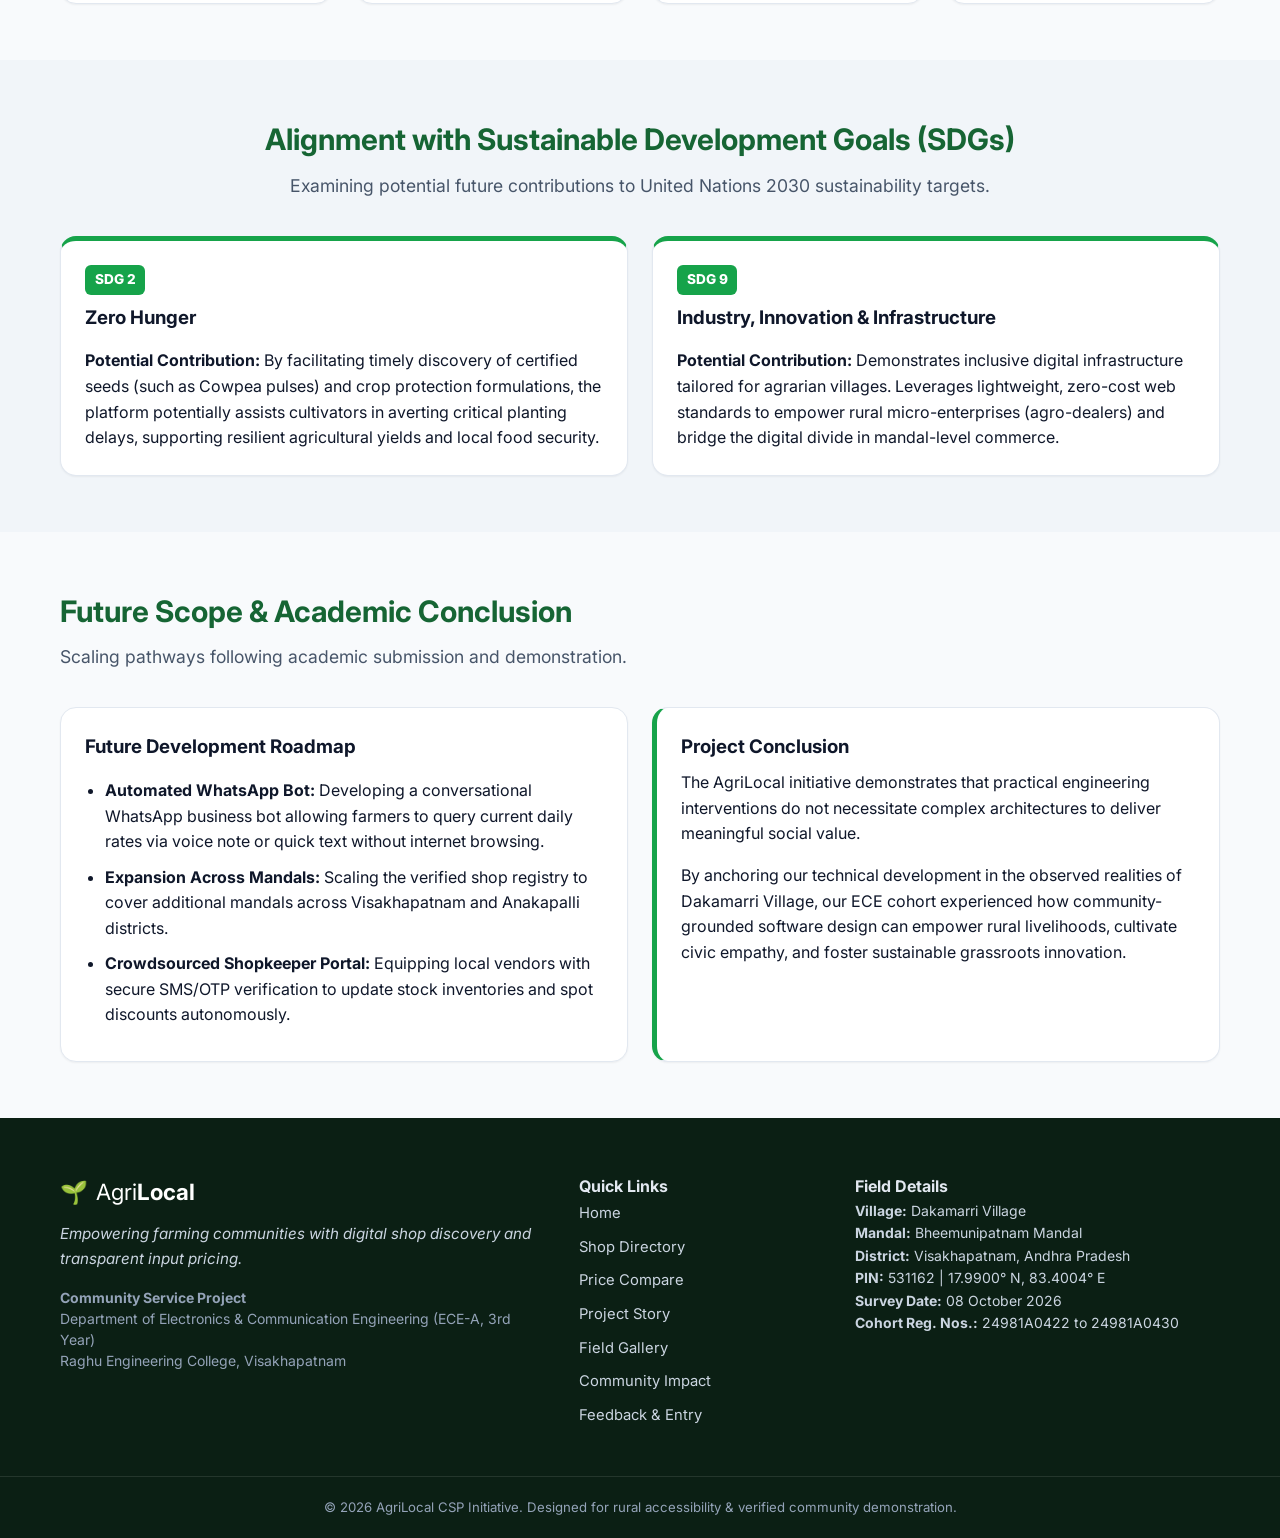
<file: impact.html>
<!DOCTYPE html>
<html lang="en">
<head>
  <meta charset="UTF-8">
  <meta name="viewport" content="width=device-width, initial-scale=1.0">
  <title>Community Impact & SDG Alignment - AgriLocal</title>
  <meta name="description" content="Community impact evaluation, farmer feedback, student learning reflections, and potential SDG contributions.">
  <link rel="stylesheet" href="css/style.css">
  <link rel="preconnect" href="https://fonts.googleapis.com">
  <link rel="preconnect" href="https://fonts.gstatic.com" crossorigin>
  <link href="https://fonts.googleapis.com/css2?family=Inter:wght@400;500;600;700&family=Noto+Sans+Telugu:wght@400;600;700&display=swap" rel="stylesheet">
</head>
<body>
  <a href="#main-content" class="skip-link" data-i18n="skipLink">Skip to content</a>

  <header class="site-header">
    <div class="container header-container">
      <a href="index.html" class="brand-logo" aria-label="AgriLocal Home">
        <span class="logo-icon" aria-hidden="true">🌱</span>
        <span class="logo-text">Agri<strong>Local</strong></span>
      </a>

      <div class="header-controls">
        <button id="theme-toggle" class="btn-icon" aria-label="Toggle color theme" title="Toggle theme">
          <span class="theme-icon" aria-hidden="true">🌙</span>
        </button>
        <button id="lang-toggle" class="btn-lang" aria-label="Switch language to Telugu" title="Switch language">
          <span class="lang-text">తెలుగు</span>
        </button>
        <button id="nav-toggle" class="nav-toggle" aria-expanded="false" aria-controls="primary-nav" aria-label="Toggle navigation menu">
          <span class="hamburger-bar"></span>
          <span class="hamburger-bar"></span>
          <span class="hamburger-bar"></span>
        </button>
      </div>

      <nav id="primary-nav" class="primary-nav" aria-label="Main Navigation">
        <ul class="nav-list">
          <li><a href="index.html" class="nav-link" data-i18n="navHome">Home</a></li>
          <li><a href="shops.html" class="nav-link" data-i18n="navShops">Shop Directory</a></li>
          <li><a href="compare.html" data-i18n="navCompare">Price Compare</a></li>
          <li><a href="project.html" class="nav-link" data-i18n="navProject">Project Story</a></li>
          <li><a href="gallery.html" class="nav-link" data-i18n="navGallery">Field Gallery</a></li>
          <li><a href="impact.html" class="nav-link active" data-i18n="navImpact">Community Impact</a></li>
          <li><a href="feedback.html" class="nav-link" data-i18n="navFeedback">Feedback & Entry</a></li>
        </ul>
      </nav>
    </div>
  </header>

  <main id="main-content">
    <section class="page-header">
      <div class="container">
        <h1 data-i18n="impactPageTitle">Community Impact & Academic Insights</h1>
        <p class="page-lead" data-i18n="impactPageSubtitle">Qualitative field findings, grassroots farmer testimonials, pedagogical learning, and sustainable development potentials.</p>
      </div>
    </section>

    <!-- Before vs With AgriLocal Qualitative Assessment -->
    <section class="section">
      <div class="container">
        <div class="section-header text-center">
          <h2 data-i18n="beforeAfterTitle">Operational Shift: Before vs With AgriLocal</h2>
          <p class="section-lead" data-i18n="beforeAfterSubtitle">Reflecting qualitative improvements reported during field interactions in Dakamarri Village.</p>
        </div>

        <div class="grid grid-2">
          <div class="card card-alert">
            <h3 class="text-danger flex-align-icon"><span aria-hidden="true">❌</span> Before AgriLocal</h3>
            <ul class="bullet-list mt-2">
              <li>Farmers reported relying on word-of-mouth or speculative trips to distant markets.</li>
              <li>Sowing schedules indicated vulnerability to unexpected inventory stock-outs at local hubs.</li>
              <li>Input expenses varied noticeably due to an absence of transparent local price benchmarks.</li>
              <li>Elderly cultivators frequently expressed frustration over unproductive travel under hot sun.</li>
            </ul>
          </div>

          <div class="card card-highlight">
            <h3 class="text-success flex-align-icon"><span aria-hidden="true">✅</span> With AgriLocal Concept</h3>
            <ul class="bullet-list mt-2">
              <li>Farmers reported confidence having instant telephone verification before initiating journeys.</li>
              <li>Field demonstrations indicated that transparent pricing assists household budgeting.</li>
              <li>Cultivators expressed enthusiasm for bilingual Telugu labels and intuitive visual categories.</li>
              <li>Shopkeepers indicated willingness to list genuine rates to attract reliable customer footfall.</li>
            </ul>
          </div>
        </div>
      </div>
    </section>

    <!-- Farmer Feedback Quote Card -->
    <section class="section section-alt">
      <div class="container">
        <div class="quote-card card">
          <div class="quote-symbol" aria-hidden="true">“</div>
          <blockquote class="quote-text">
            "Knowing if seeds and pest spray are available in Dakamarri or Tagarapuvalasa before travelling saves half a day's labor during peak sowing time."
          </blockquote>
          <div class="quote-author">
            — Local Farmer, Dakamarri Village
            <span class="quote-note">(Attributed during field survey on 08 October 2026)</span>
          </div>
        </div>
      </div>
    </section>

    <!-- Student Learning Cards -->
    <section class="section">
      <div class="container">
        <div class="section-header">
          <h2 data-i18n="studentLearningTitle">Student Learning & Professional Evolution</h2>
          <p class="section-lead" data-i18n="studentLearningSubtitle">Core competencies nurtured through direct rural engagement (Reg. Nos. 24981A0422 to 24981A0430).</p>
        </div>

        <div class="grid grid-4">
          <div class="card">
            <div class="card-icon" aria-hidden="true">🤝</div>
            <h4>Rural Empathy</h4>
            <p>Direct exposure to daily farming constraints provided deep appreciation for how small logistical frictions impact rural household livelihoods.</p>
          </div>

          <div class="card">
            <div class="card-icon" aria-hidden="true">👥</div>
            <h4>Team Synergy</h4>
            <p>Collaborative delegation across official VRO liaisoning, questionnaire administration, data mapping, and responsive web implementation.</p>
          </div>

          <div class="card">
            <div class="card-icon" aria-hidden="true">🎨</div>
            <h4>Real UX Design</h4>
            <p>Learning that practical technology for rural users requires high contrast, large touch targets, zero bloat, and native language semantics.</p>
          </div>

          <div class="card">
            <div class="card-icon" aria-hidden="true">⚖️</div>
            <h4>Social Ethics</h4>
            <p>Understanding responsible technology deployment, seeking administrative consent, respecting community time, and transparent price representation.</p>
          </div>
        </div>
      </div>
    </section>

    <!-- UN SDG Alignment -->
    <section class="section section-alt">
      <div class="container">
        <div class="section-header text-center">
          <h2 data-i18n="sdgTitle">Alignment with Sustainable Development Goals (SDGs)</h2>
          <p class="section-lead" data-i18n="sdgSubtitle">Examining potential future contributions to United Nations 2030 sustainability targets.</p>
        </div>

        <div class="grid grid-2">
          <div class="card sdg-card">
            <div class="sdg-header">
              <span class="sdg-tag">SDG 2</span>
              <h3>Zero Hunger</h3>
            </div>
            <p class="mt-2"><strong>Potential Contribution:</strong> By facilitating timely discovery of certified seeds (such as Cowpea pulses) and crop protection formulations, the platform potentially assists cultivators in averting critical planting delays, supporting resilient agricultural yields and local food security.</p>
          </div>

          <div class="card sdg-card">
            <div class="sdg-header">
              <span class="sdg-tag">SDG 9</span>
              <h3>Industry, Innovation & Infrastructure</h3>
            </div>
            <p class="mt-2"><strong>Potential Contribution:</strong> Demonstrates inclusive digital infrastructure tailored for agrarian villages. Leverages lightweight, zero-cost web standards to empower rural micro-enterprises (agro-dealers) and bridge the digital divide in mandal-level commerce.</p>
          </div>
        </div>
      </div>
    </section>

    <!-- Future Scope & Conclusion -->
    <section class="section">
      <div class="container">
        <div class="section-header">
          <h2 data-i18n="futureScopeTitle">Future Scope & Academic Conclusion</h2>
          <p class="section-lead" data-i18n="futureScopeSubtitle">Scaling pathways following academic submission and demonstration.</p>
        </div>

        <div class="grid grid-2">
          <div class="card">
            <h3>Future Development Roadmap</h3>
            <ul class="bullet-list mt-2">
              <li><strong>Automated WhatsApp Bot:</strong> Developing a conversational WhatsApp business bot allowing farmers to query current daily rates via voice note or quick text without internet browsing.</li>
              <li><strong>Expansion Across Mandals:</strong> Scaling the verified shop registry to cover additional mandals across Visakhapatnam and Anakapalli districts.</li>
              <li><strong>Crowdsourced Shopkeeper Portal:</strong> Equipping local vendors with secure SMS/OTP verification to update stock inventories and spot discounts autonomously.</li>
            </ul>
          </div>

          <div class="card card-highlight">
            <h3>Project Conclusion</h3>
            <p class="mt-1">The AgriLocal initiative demonstrates that practical engineering interventions do not necessitate complex architectures to deliver meaningful social value.</p>
            <p class="mt-2">By anchoring our technical development in the observed realities of Dakamarri Village, our ECE cohort experienced how community-grounded software design can empower rural livelihoods, cultivate civic empathy, and foster sustainable grassroots innovation.</p>
          </div>
        </div>
      </div>
    </section>
  </main>

  <footer class="site-footer">
    <div class="container footer-container">
      <div class="footer-block">
        <div class="footer-brand">
          <span class="logo-icon" aria-hidden="true">🌱</span>
          <span class="logo-text">Agri<strong>Local</strong></span>
        </div>
        <p class="footer-tagline">Empowering farming communities with digital shop discovery and transparent input pricing.</p>
        <p class="footer-academic">
          <strong>Community Service Project</strong><br>
          Department of Electronics & Communication Engineering (ECE-A, 3rd Year)<br>
          Raghu Engineering College, Visakhapatnam
        </p>
      </div>

      <div class="footer-block">
        <h4 data-i18n="footerQuickLinks">Quick Links</h4>
        <ul class="footer-links">
          <li><a href="index.html" data-i18n="navHome">Home</a></li>
          <li><a href="shops.html" data-i18n="navShops">Shop Directory</a></li>
          <li><a href="compare.html" data-i18n="navCompare">Price Compare</a></li>
          <li><a href="project.html" data-i18n="navProject">Project Story</a></li>
          <li><a href="gallery.html" data-i18n="navGallery">Field Gallery</a></li>
          <li><a href="impact.html" data-i18n="navImpact">Community Impact</a></li>
          <li><a href="feedback.html" data-i18n="navFeedback">Feedback & Entry</a></li>
        </ul>
      </div>

      <div class="footer-block">
        <h4 data-i18n="footerFieldDetails">Field Details</h4>
        <p class="footer-meta">
          <strong>Village:</strong> Dakamarri Village<br>
          <strong>Mandal:</strong> <span class="mandal-name">Bheemunipatnam Mandal</span><br>
          <strong>District:</strong> Visakhapatnam, Andhra Pradesh<br>
          <strong>PIN:</strong> 531162 | 17.9900° N, 83.4004° E<br>
          <strong>Survey Date:</strong> 08 October 2026<br>
          <strong>Cohort Reg. Nos.:</strong> 24981A0422 to 24981A0430
        </p>
      </div>
    </div>
    <div class="footer-bottom">
      <div class="container text-center">
        <p>© 2026 AgriLocal CSP Initiative. Designed for rural accessibility & verified community demonstration.</p>
      </div>
    </div>
  </footer>

  <button id="scroll-to-top" class="scroll-to-top" aria-label="Scroll back to top" title="Back to top">
    <span aria-hidden="true">↑</span>
  </button>

  <script src="js/data.js"></script>
  <script src="js/i18n.js"></script>
  <script src="js/app.js"></script>
</body>
</html>
</file>
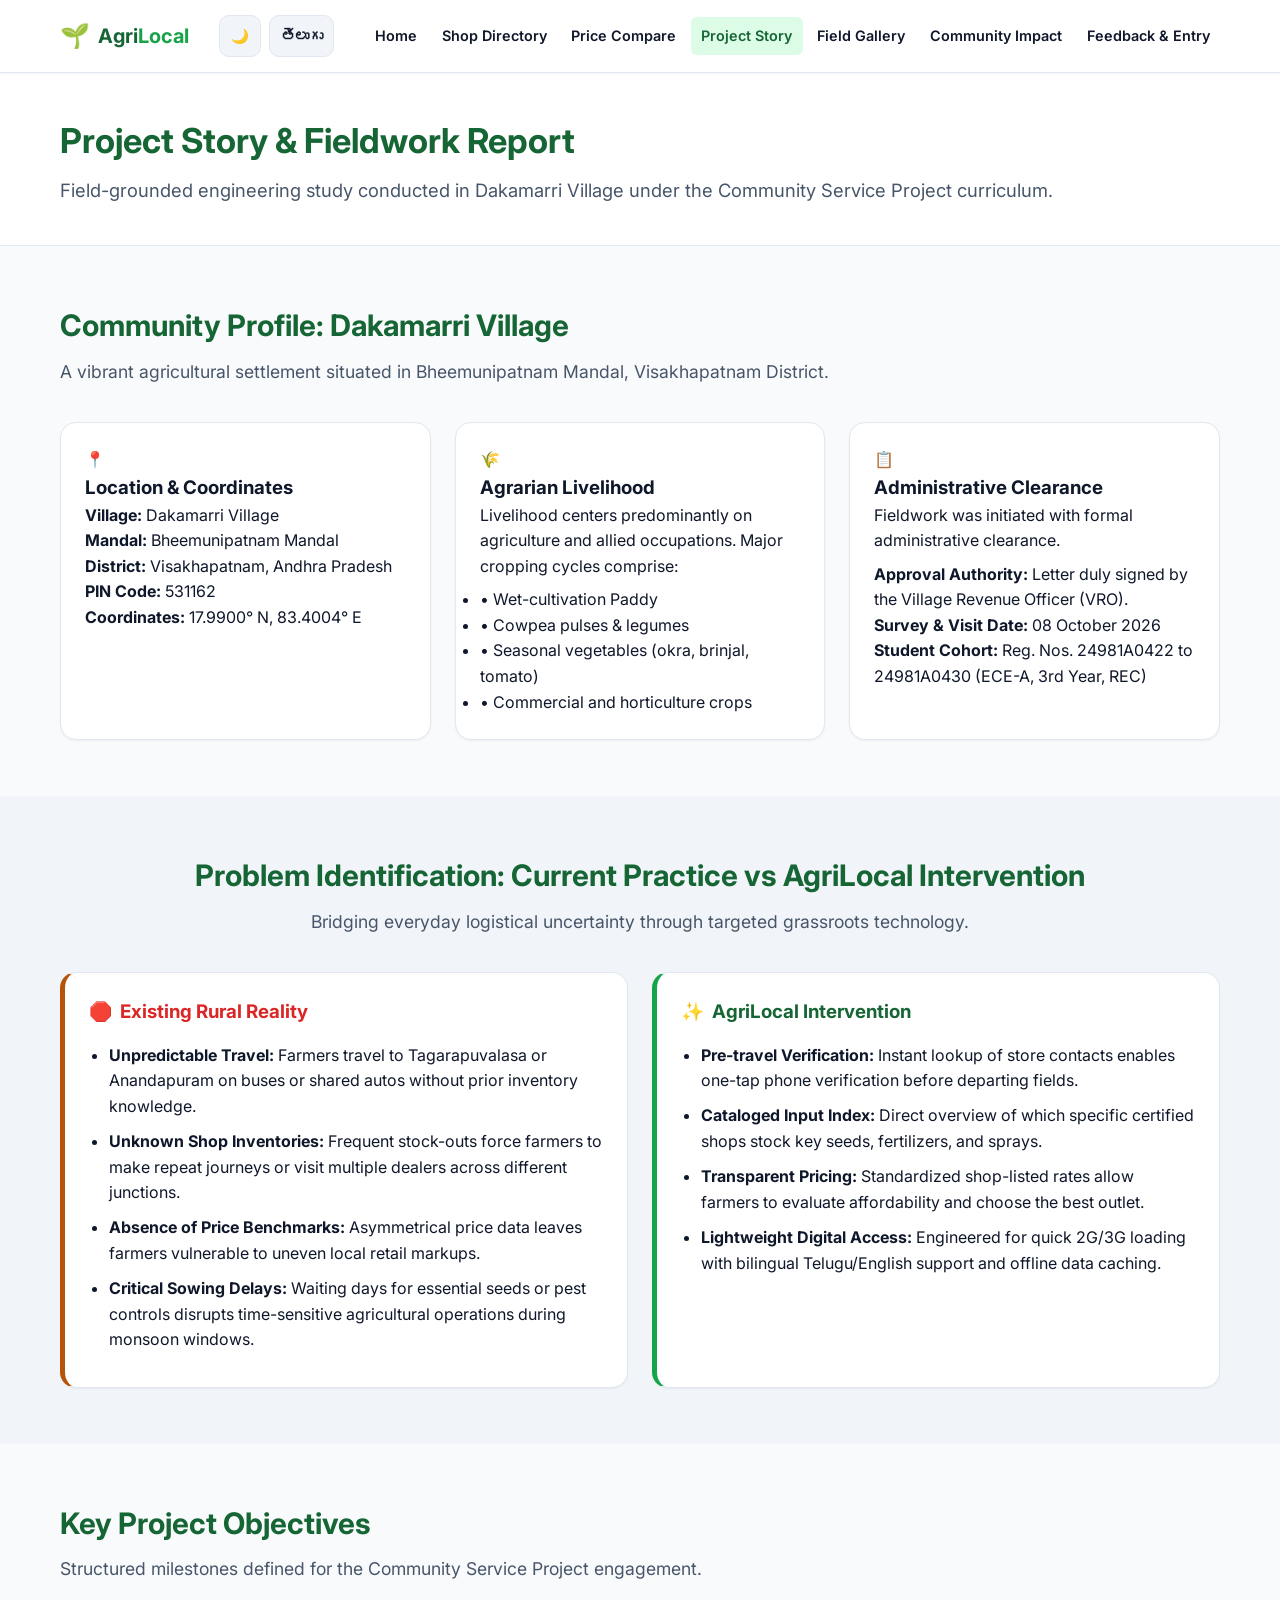
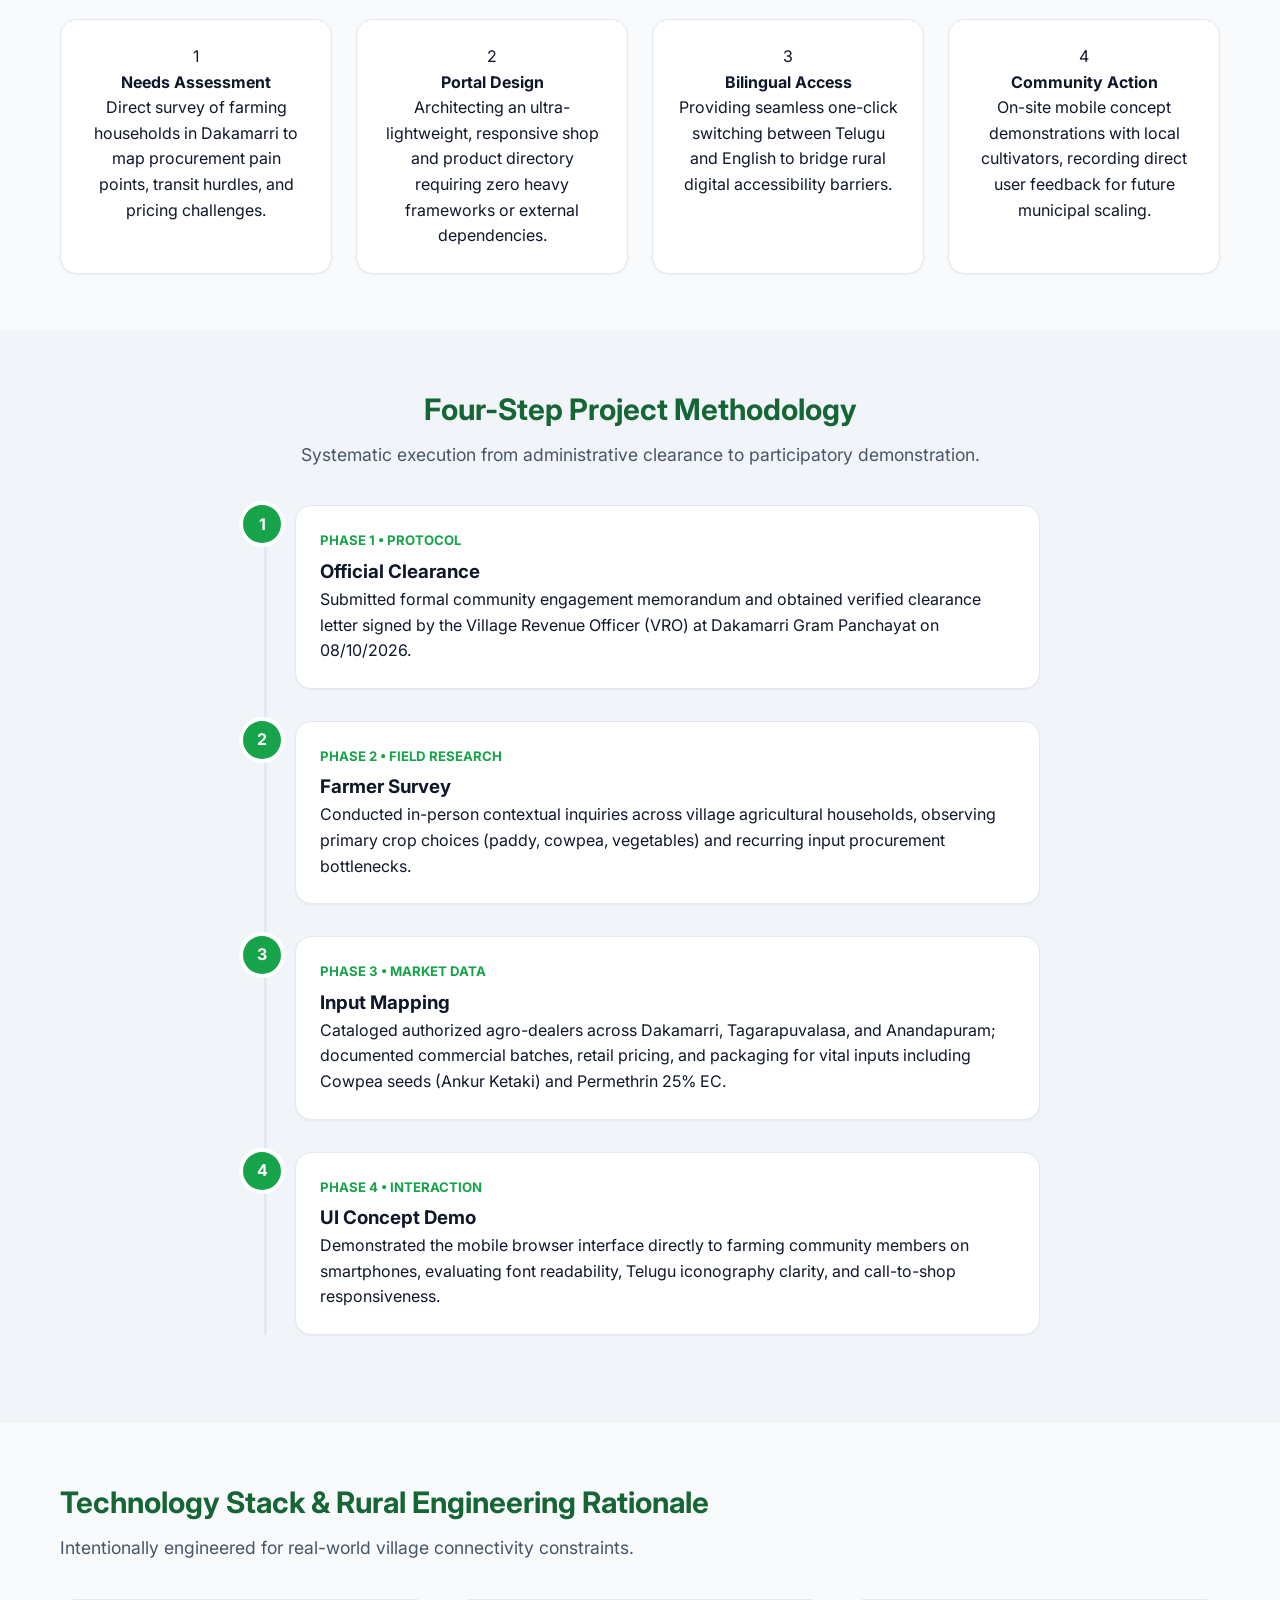
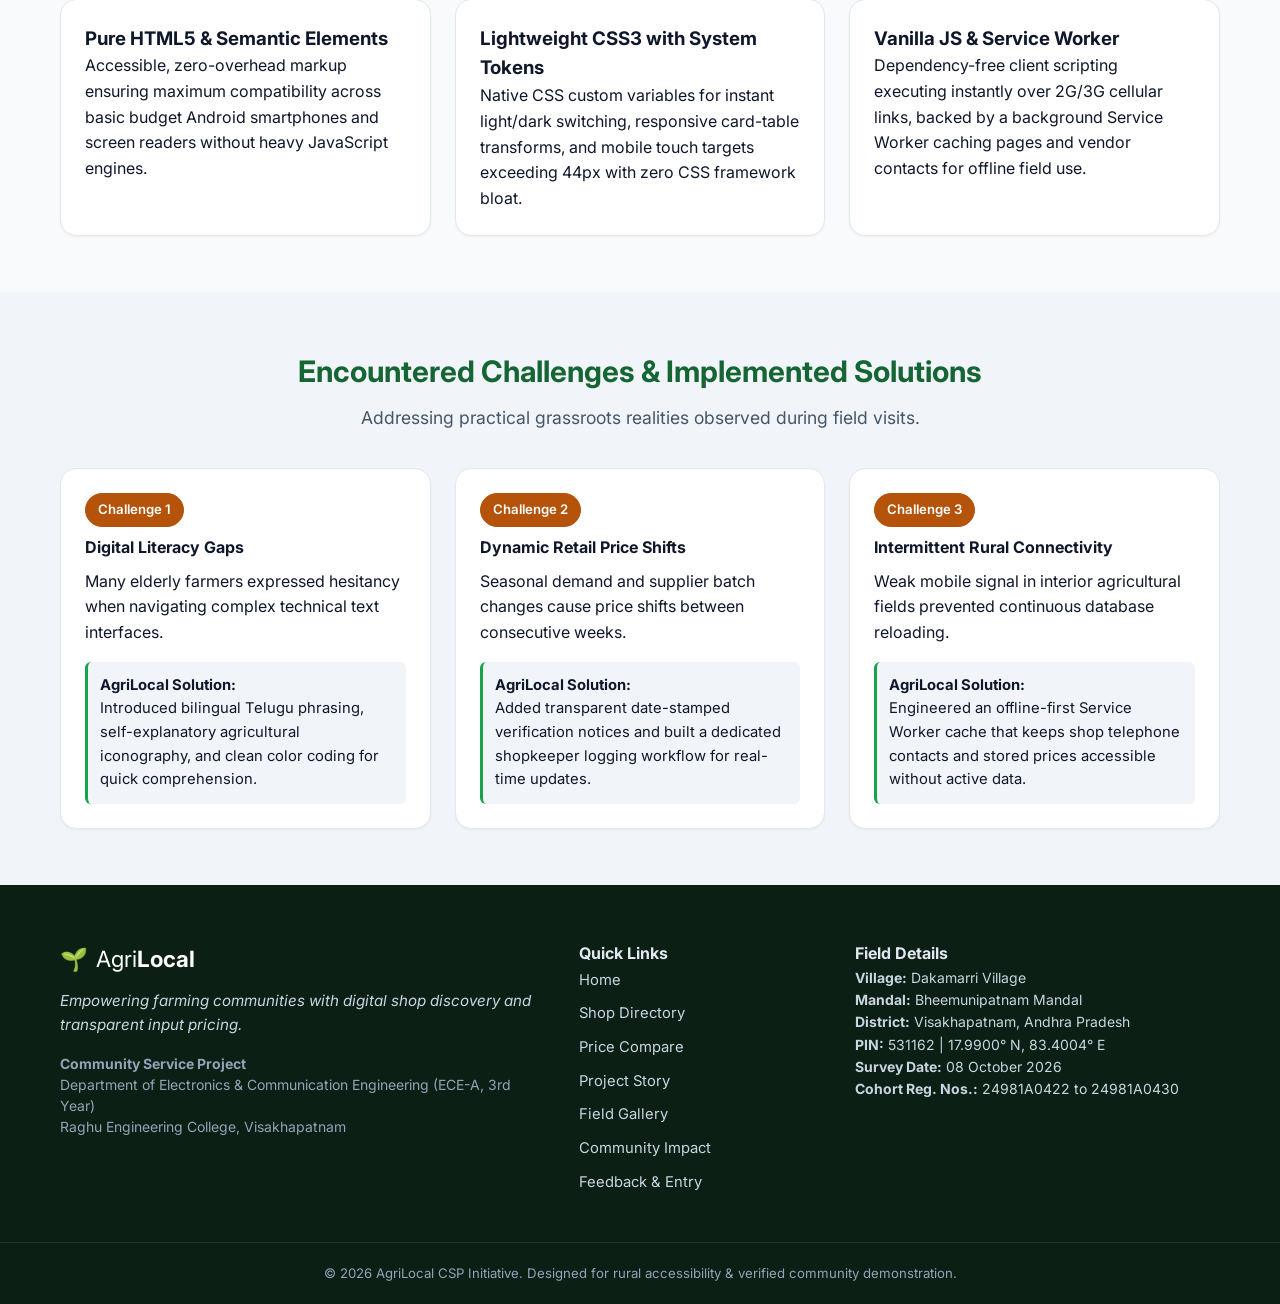
<file: project.html>
<!DOCTYPE html>
<html lang="en">
<head>
  <meta charset="UTF-8">
  <meta name="viewport" content="width=device-width, initial-scale=1.0">
  <title>Project Story & Fieldwork - AgriLocal</title>
  <meta name="description" content="Community Service Project documentation, Dakamarri village profile, methodology, and technical architecture.">
  <link rel="stylesheet" href="css/style.css">
  <link rel="preconnect" href="https://fonts.googleapis.com">
  <link rel="preconnect" href="https://fonts.gstatic.com" crossorigin>
  <link href="https://fonts.googleapis.com/css2?family=Inter:wght@400;500;600;700&family=Noto+Sans+Telugu:wght@400;600;700&display=swap" rel="stylesheet">
</head>
<body>
  <a href="#main-content" class="skip-link" data-i18n="skipLink">Skip to content</a>

  <header class="site-header">
    <div class="container header-container">
      <a href="index.html" class="brand-logo" aria-label="AgriLocal Home">
        <span class="logo-icon" aria-hidden="true">🌱</span>
        <span class="logo-text">Agri<strong>Local</strong></span>
      </a>

      <div class="header-controls">
        <button id="theme-toggle" class="btn-icon" aria-label="Toggle color theme" title="Toggle theme">
          <span class="theme-icon" aria-hidden="true">🌙</span>
        </button>
        <button id="lang-toggle" class="btn-lang" aria-label="Switch language to Telugu" title="Switch language">
          <span class="lang-text">తెలుగు</span>
        </button>
        <button id="nav-toggle" class="nav-toggle" aria-expanded="false" aria-controls="primary-nav" aria-label="Toggle navigation menu">
          <span class="hamburger-bar"></span>
          <span class="hamburger-bar"></span>
          <span class="hamburger-bar"></span>
        </button>
      </div>

      <nav id="primary-nav" class="primary-nav" aria-label="Main Navigation">
        <ul class="nav-list">
          <li><a href="index.html" class="nav-link" data-i18n="navHome">Home</a></li>
          <li><a href="shops.html" class="nav-link" data-i18n="navShops">Shop Directory</a></li>
          <li><a href="compare.html" class="nav-link" data-i18n="navCompare">Price Compare</a></li>
          <li><a href="project.html" class="nav-link active" data-i18n="navProject">Project Story</a></li>
          <li><a href="gallery.html" class="nav-link" data-i18n="navGallery">Field Gallery</a></li>
          <li><a href="impact.html" class="nav-link" data-i18n="navImpact">Community Impact</a></li>
          <li><a href="feedback.html" class="nav-link" data-i18n="navFeedback">Feedback & Entry</a></li>
        </ul>
      </nav>
    </div>
  </header>

  <main id="main-content">
    <section class="page-header">
      <div class="container">
        <h1 data-i18n="projectPageTitle">Project Story & Fieldwork Report</h1>
        <p class="page-lead" data-i18n="projectPageSubtitle">Field-grounded engineering study conducted in Dakamarri Village under the Community Service Project curriculum.</p>
      </div>
    </section>

    <!-- Community Profile Card Trio -->
    <section class="section">
      <div class="container">
        <div class="section-header">
          <h2 data-i18n="communityProfileTitle">Community Profile: Dakamarri Village</h2>
          <p class="section-lead" data-i18n="communityProfileSubtitle">A vibrant agricultural settlement situated in Bheemunipatnam Mandal, Visakhapatnam District.</p>
        </div>

        <div class="grid grid-3">
          <div class="card stat-card">
            <div class="stat-icon" aria-hidden="true">📍</div>
            <h3>Location & Coordinates</h3>
            <p><strong>Village:</strong> Dakamarri Village</p>
            <p><strong>Mandal:</strong> <span class="mandal-name">Bheemunipatnam Mandal</span></p>
            <p><strong>District:</strong> Visakhapatnam, Andhra Pradesh</p>
            <p><strong>PIN Code:</strong> 531162</p>
            <p><strong>Coordinates:</strong> 17.9900° N, 83.4004° E</p>
          </div>

          <div class="card stat-card">
            <div class="stat-icon" aria-hidden="true">🌾</div>
            <h3>Agrarian Livelihood</h3>
            <p>Livelihood centers predominantly on agriculture and allied occupations. Major cropping cycles comprise:</p>
            <ul class="clean-list mt-1">
              <li>• Wet-cultivation Paddy</li>
              <li>• Cowpea pulses & legumes</li>
              <li>• Seasonal vegetables (okra, brinjal, tomato)</li>
              <li>• Commercial and horticulture crops</li>
            </ul>
          </div>

          <div class="card stat-card">
            <div class="stat-icon" aria-hidden="true">📋</div>
            <h3>Administrative Clearance</h3>
            <p>Fieldwork was initiated with formal administrative clearance.</p>
            <p class="mt-1"><strong>Approval Authority:</strong> Letter duly signed by the Village Revenue Officer (VRO).</p>
            <p><strong>Survey & Visit Date:</strong> 08 October 2026</p>
            <p><strong>Student Cohort:</strong> Reg. Nos. 24981A0422 to 24981A0430 (ECE-A, 3rd Year, REC)</p>
          </div>
        </div>
      </div>
    </section>

    <!-- Problem Identification: Current Practice vs Intervention -->
    <section class="section section-alt">
      <div class="container">
        <div class="section-header text-center">
          <h2 data-i18n="problemIdentTitle">Problem Identification: Current Practice vs AgriLocal Intervention</h2>
          <p class="section-lead" data-i18n="problemIdentSubtitle">Bridging everyday logistical uncertainty through targeted grassroots technology.</p>
        </div>

        <div class="grid grid-2">
          <div class="card card-alert">
            <h3 class="text-danger flex-align-icon">
              <span aria-hidden="true">🛑</span> Existing Rural Reality
            </h3>
            <ul class="bullet-list mt-2">
              <li><strong>Unpredictable Travel:</strong> Farmers travel to Tagarapuvalasa or Anandapuram on buses or shared autos without prior inventory knowledge.</li>
              <li><strong>Unknown Shop Inventories:</strong> Frequent stock-outs force farmers to make repeat journeys or visit multiple dealers across different junctions.</li>
              <li><strong>Absence of Price Benchmarks:</strong> Asymmetrical price data leaves farmers vulnerable to uneven local retail markups.</li>
              <li><strong>Critical Sowing Delays:</strong> Waiting days for essential seeds or pest controls disrupts time-sensitive agricultural operations during monsoon windows.</li>
            </ul>
          </div>

          <div class="card card-highlight">
            <h3 class="text-success flex-align-icon">
              <span aria-hidden="true">✨</span> AgriLocal Intervention
            </h3>
            <ul class="bullet-list mt-2">
              <li><strong>Pre-travel Verification:</strong> Instant lookup of store contacts enables one-tap phone verification before departing fields.</li>
              <li><strong>Cataloged Input Index:</strong> Direct overview of which specific certified shops stock key seeds, fertilizers, and sprays.</li>
              <li><strong>Transparent Pricing:</strong> Standardized shop-listed rates allow farmers to evaluate affordability and choose the best outlet.</li>
              <li><strong>Lightweight Digital Access:</strong> Engineered for quick 2G/3G loading with bilingual Telugu/English support and offline data caching.</li>
            </ul>
          </div>
        </div>
      </div>
    </section>

    <!-- Project Objectives -->
    <section class="section">
      <div class="container">
        <div class="section-header">
          <h2 data-i18n="projectObjectivesTitle">Key Project Objectives</h2>
          <p class="section-lead" data-i18n="projectObjectivesSubtitle">Structured milestones defined for the Community Service Project engagement.</p>
        </div>

        <div class="grid grid-4">
          <div class="card text-center">
            <div class="circle-icon">1</div>
            <h4>Needs Assessment</h4>
            <p>Direct survey of farming households in Dakamarri to map procurement pain points, transit hurdles, and pricing challenges.</p>
          </div>
          <div class="card text-center">
            <div class="circle-icon">2</div>
            <h4>Portal Design</h4>
            <p>Architecting an ultra-lightweight, responsive shop and product directory requiring zero heavy frameworks or external dependencies.</p>
          </div>
          <div class="card text-center">
            <div class="circle-icon">3</div>
            <h4>Bilingual Access</h4>
            <p>Providing seamless one-click switching between Telugu and English to bridge rural digital accessibility barriers.</p>
          </div>
          <div class="card text-center">
            <div class="circle-icon">4</div>
            <h4>Community Action</h4>
            <p>On-site mobile concept demonstrations with local cultivators, recording direct user feedback for future municipal scaling.</p>
          </div>
        </div>
      </div>
    </section>

    <!-- Methodology Timeline -->
    <section class="section section-alt">
      <div class="container">
        <div class="section-header text-center">
          <h2 data-i18n="methodologyTitle">Four-Step Project Methodology</h2>
          <p class="section-lead" data-i18n="methodologySubtitle">Systematic execution from administrative clearance to participatory demonstration.</p>
        </div>

        <div class="timeline">
          <div class="timeline-item">
            <div class="timeline-badge">1</div>
            <div class="timeline-content card">
              <span class="timeline-date">Phase 1 • Protocol</span>
              <h3>Official Clearance</h3>
              <p>Submitted formal community engagement memorandum and obtained verified clearance letter signed by the Village Revenue Officer (VRO) at Dakamarri Gram Panchayat on 08/10/2026.</p>
            </div>
          </div>

          <div class="timeline-item">
            <div class="timeline-badge">2</div>
            <div class="timeline-content card">
              <span class="timeline-date">Phase 2 • Field Research</span>
              <h3>Farmer Survey</h3>
              <p>Conducted in-person contextual inquiries across village agricultural households, observing primary crop choices (paddy, cowpea, vegetables) and recurring input procurement bottlenecks.</p>
            </div>
          </div>

          <div class="timeline-item">
            <div class="timeline-badge">3</div>
            <div class="timeline-content card">
              <span class="timeline-date">Phase 3 • Market Data</span>
              <h3>Input Mapping</h3>
              <p>Cataloged authorized agro-dealers across Dakamarri, Tagarapuvalasa, and Anandapuram; documented commercial batches, retail pricing, and packaging for vital inputs including Cowpea seeds (Ankur Ketaki) and Permethrin 25% EC.</p>
            </div>
          </div>

          <div class="timeline-item">
            <div class="timeline-badge">4</div>
            <div class="timeline-content card">
              <span class="timeline-date">Phase 4 • Interaction</span>
              <h3>UI Concept Demo</h3>
              <p>Demonstrated the mobile browser interface directly to farming community members on smartphones, evaluating font readability, Telugu iconography clarity, and call-to-shop responsiveness.</p>
            </div>
          </div>
        </div>
      </div>
    </section>

    <!-- Technology Stack & Architecture -->
    <section class="section">
      <div class="container">
        <div class="section-header">
          <h2 data-i18n="techStackTitle">Technology Stack & Rural Engineering Rationale</h2>
          <p class="section-lead" data-i18n="techStackSubtitle">Intentionally engineered for real-world village connectivity constraints.</p>
        </div>

        <div class="grid grid-3">
          <div class="card">
            <h3>Pure HTML5 & Semantic Elements</h3>
            <p>Accessible, zero-overhead markup ensuring maximum compatibility across basic budget Android smartphones and screen readers without heavy JavaScript engines.</p>
          </div>

          <div class="card">
            <h3>Lightweight CSS3 with System Tokens</h3>
            <p>Native CSS custom variables for instant light/dark switching, responsive card-table transforms, and mobile touch targets exceeding 44px with zero CSS framework bloat.</p>
          </div>

          <div class="card">
            <h3>Vanilla JS & Service Worker</h3>
            <p>Dependency-free client scripting executing instantly over 2G/3G cellular links, backed by a background Service Worker caching pages and vendor contacts for offline field use.</p>
          </div>
        </div>
      </div>
    </section>

    <!-- Challenges Encountered and Solutions -->
    <section class="section section-alt">
      <div class="container">
        <div class="section-header text-center">
          <h2 data-i18n="challengesTitle">Encountered Challenges & Implemented Solutions</h2>
          <p class="section-lead" data-i18n="challengesSubtitle">Addressing practical grassroots realities observed during field visits.</p>
        </div>

        <div class="grid grid-3">
          <div class="card">
            <div class="badge badge-warning">Challenge 1</div>
            <h4 class="mt-1">Digital Literacy Gaps</h4>
            <p class="mt-1">Many elderly farmers expressed hesitancy when navigating complex technical text interfaces.</p>
            <div class="solution-box mt-2">
              <strong>AgriLocal Solution:</strong>
              <p>Introduced bilingual Telugu phrasing, self-explanatory agricultural iconography, and clean color coding for quick comprehension.</p>
            </div>
          </div>

          <div class="card">
            <div class="badge badge-warning">Challenge 2</div>
            <h4 class="mt-1">Dynamic Retail Price Shifts</h4>
            <p class="mt-1">Seasonal demand and supplier batch changes cause price shifts between consecutive weeks.</p>
            <div class="solution-box mt-2">
              <strong>AgriLocal Solution:</strong>
              <p>Added transparent date-stamped verification notices and built a dedicated shopkeeper logging workflow for real-time updates.</p>
            </div>
          </div>

          <div class="card">
            <div class="badge badge-warning">Challenge 3</div>
            <h4 class="mt-1">Intermittent Rural Connectivity</h4>
            <p class="mt-1">Weak mobile signal in interior agricultural fields prevented continuous database reloading.</p>
            <div class="solution-box mt-2">
              <strong>AgriLocal Solution:</strong>
              <p>Engineered an offline-first Service Worker cache that keeps shop telephone contacts and stored prices accessible without active data.</p>
            </div>
          </div>
        </div>
      </div>
    </section>
  </main>

  <footer class="site-footer">
    <div class="container footer-container">
      <div class="footer-block">
        <div class="footer-brand">
          <span class="logo-icon" aria-hidden="true">🌱</span>
          <span class="logo-text">Agri<strong>Local</strong></span>
        </div>
        <p class="footer-tagline">Empowering farming communities with digital shop discovery and transparent input pricing.</p>
        <p class="footer-academic">
          <strong>Community Service Project</strong><br>
          Department of Electronics & Communication Engineering (ECE-A, 3rd Year)<br>
          Raghu Engineering College, Visakhapatnam
        </p>
      </div>

      <div class="footer-block">
        <h4 data-i18n="footerQuickLinks">Quick Links</h4>
        <ul class="footer-links">
          <li><a href="index.html" data-i18n="navHome">Home</a></li>
          <li><a href="shops.html" data-i18n="navShops">Shop Directory</a></li>
          <li><a href="compare.html" data-i18n="navCompare">Price Compare</a></li>
          <li><a href="project.html" data-i18n="navProject">Project Story</a></li>
          <li><a href="gallery.html" data-i18n="navGallery">Field Gallery</a></li>
          <li><a href="impact.html" data-i18n="navImpact">Community Impact</a></li>
          <li><a href="feedback.html" data-i18n="navFeedback">Feedback & Entry</a></li>
        </ul>
      </div>

      <div class="footer-block">
        <h4 data-i18n="footerFieldDetails">Field Details</h4>
        <p class="footer-meta">
          <strong>Village:</strong> Dakamarri Village<br>
          <strong>Mandal:</strong> <span class="mandal-name">Bheemunipatnam Mandal</span><br>
          <strong>District:</strong> Visakhapatnam, Andhra Pradesh<br>
          <strong>PIN:</strong> 531162 | 17.9900° N, 83.4004° E<br>
          <strong>Survey Date:</strong> 08 October 2026<br>
          <strong>Cohort Reg. Nos.:</strong> 24981A0422 to 24981A0430
        </p>
      </div>
    </div>
    <div class="footer-bottom">
      <div class="container text-center">
        <p>© 2026 AgriLocal CSP Initiative. Designed for rural accessibility & verified community demonstration.</p>
      </div>
    </div>
  </footer>

  <button id="scroll-to-top" class="scroll-to-top" aria-label="Scroll back to top" title="Back to top">
    <span aria-hidden="true">↑</span>
  </button>

  <script src="js/data.js"></script>
  <script src="js/i18n.js"></script>
  <script src="js/app.js"></script>
</body>
</html>
</file>
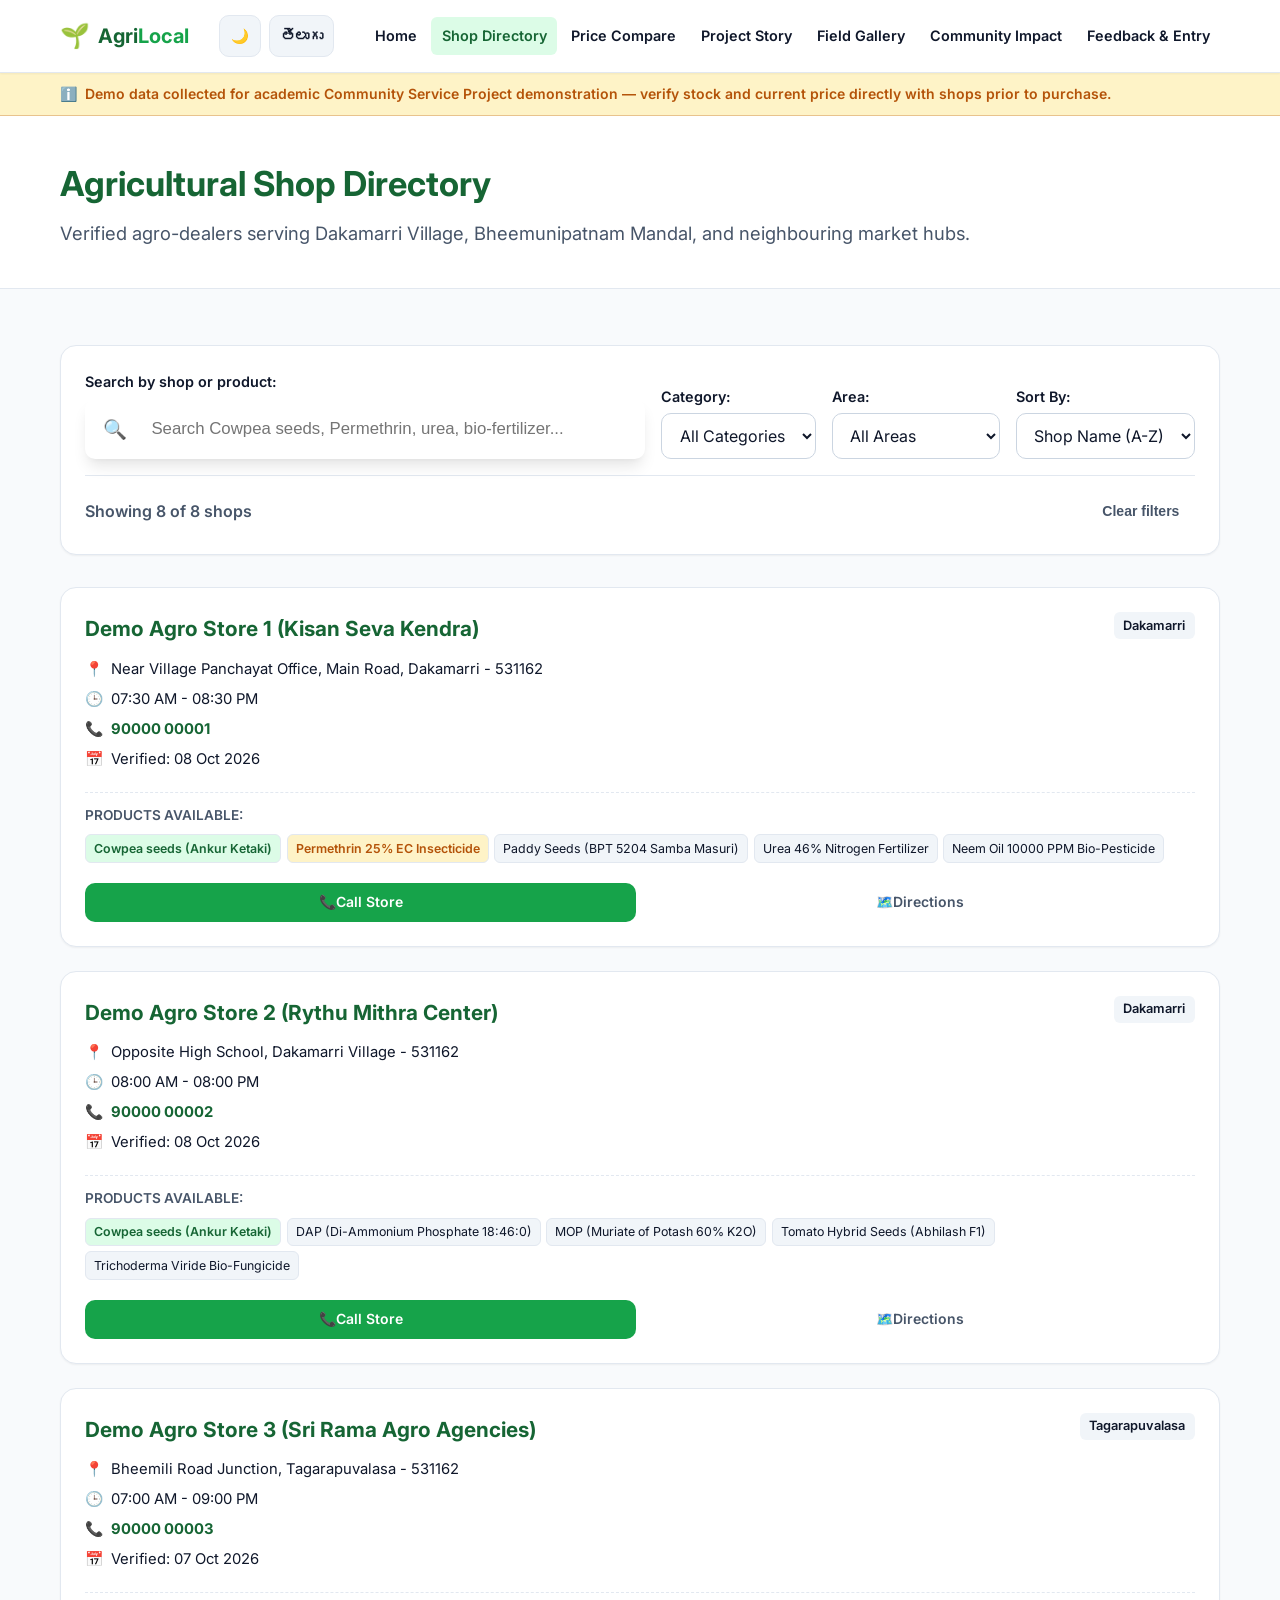
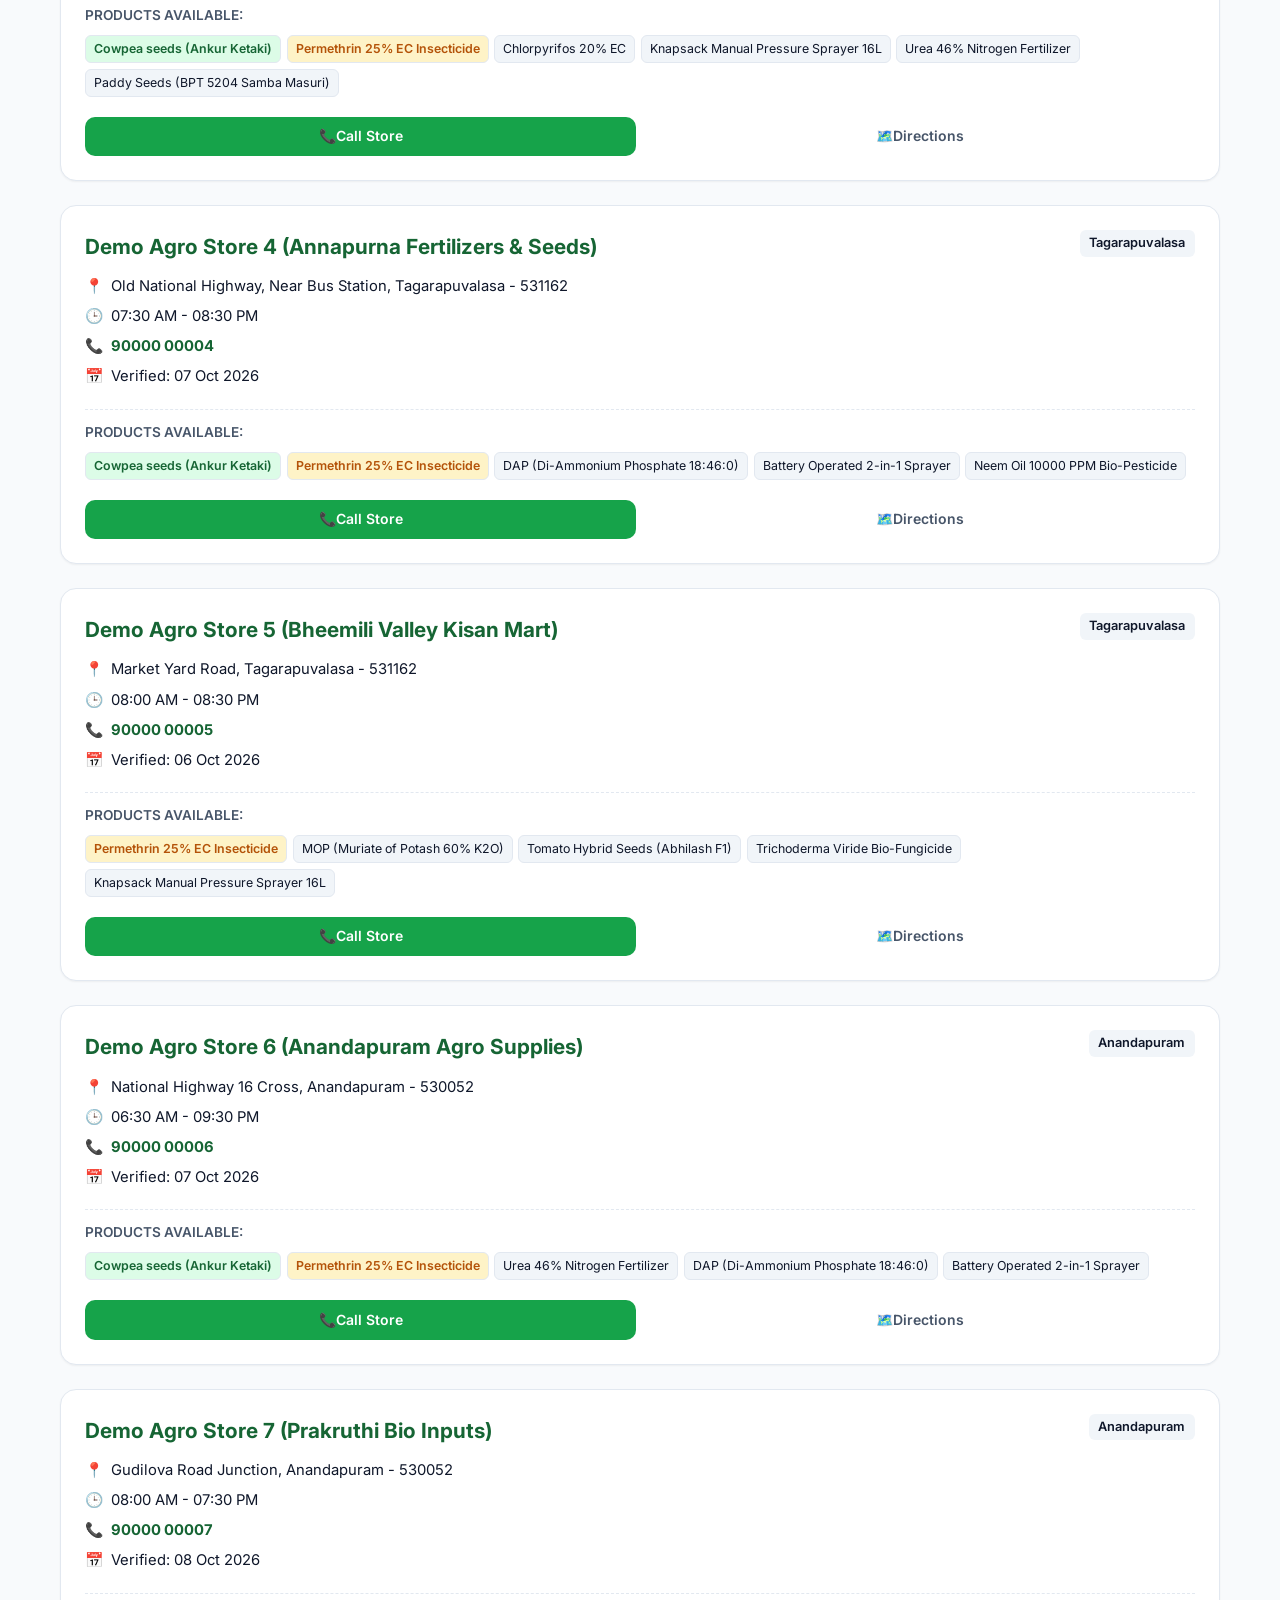
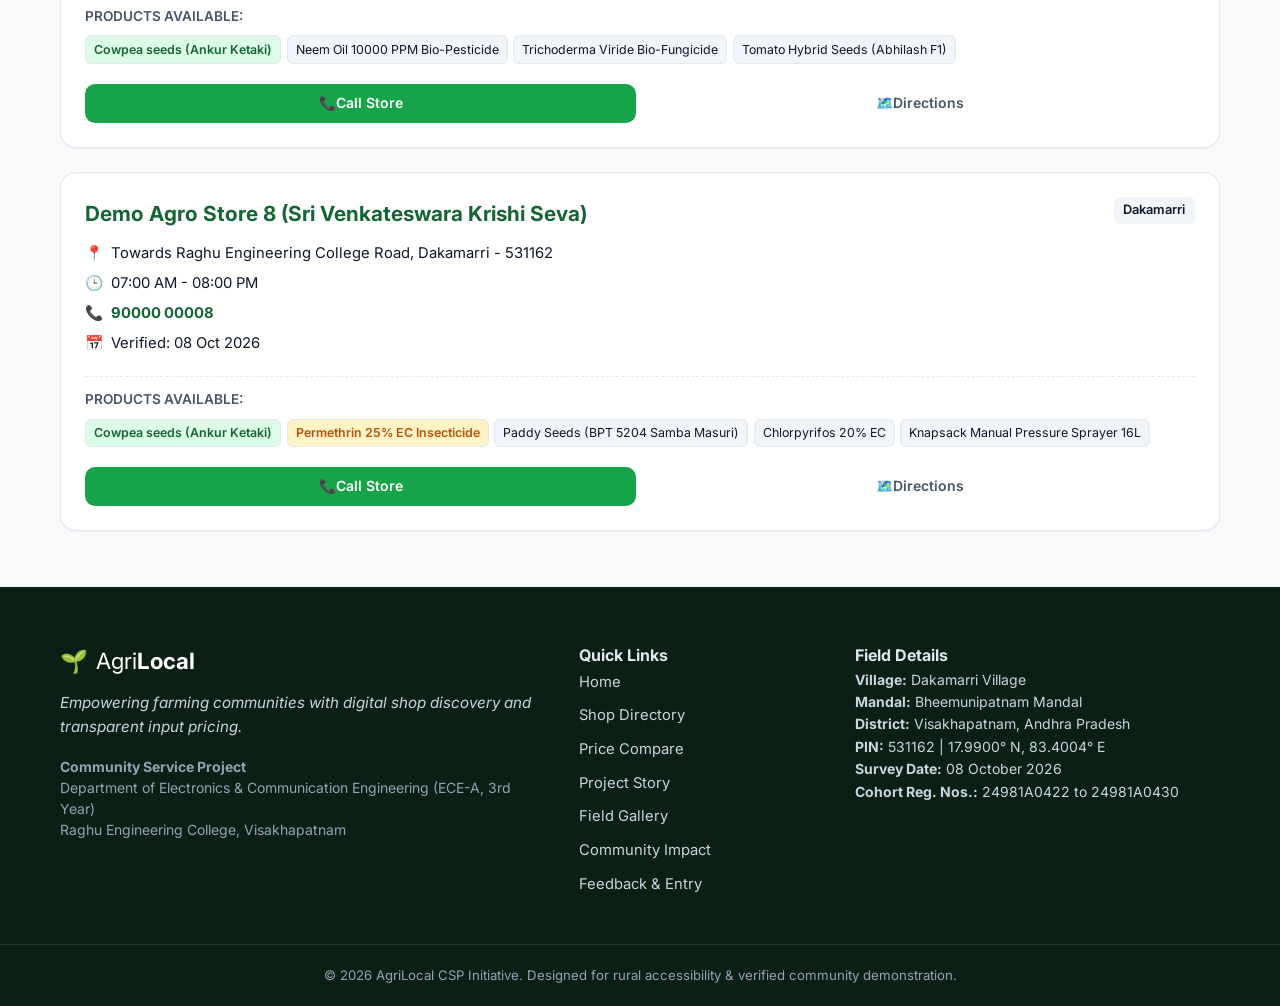
<file: shops.html>
<!DOCTYPE html>
<html lang="en">
<head>
  <meta charset="UTF-8">
  <meta name="viewport" content="width=device-width, initial-scale=1.0">
  <title>Agricultural Shop Directory - AgriLocal</title>
  <meta name="description" content="Discover verified agro input suppliers in Dakamarri, Tagarapuvalasa, and Anandapuram.">
  <link rel="stylesheet" href="css/style.css">
  <link rel="preconnect" href="https://fonts.googleapis.com">
  <link rel="preconnect" href="https://fonts.gstatic.com" crossorigin>
  <link href="https://fonts.googleapis.com/css2?family=Inter:wght@400;500;600;700&family=Noto+Sans+Telugu:wght@400;600;700&display=swap" rel="stylesheet">
</head>
<body>
  <a href="#main-content" class="skip-link" data-i18n="skipLink">Skip to content</a>

  <header class="site-header">
    <div class="container header-container">
      <a href="index.html" class="brand-logo" aria-label="AgriLocal Home">
        <span class="logo-icon" aria-hidden="true">🌱</span>
        <span class="logo-text">Agri<strong>Local</strong></span>
      </a>

      <div class="header-controls">
        <button id="theme-toggle" class="btn-icon" aria-label="Toggle color theme" title="Toggle theme">
          <span class="theme-icon" aria-hidden="true">🌙</span>
        </button>
        <button id="lang-toggle" class="btn-lang" aria-label="Switch language to Telugu" title="Switch language">
          <span class="lang-text">తెలుగు</span>
        </button>
        <button id="nav-toggle" class="nav-toggle" aria-expanded="false" aria-controls="primary-nav" aria-label="Toggle navigation menu">
          <span class="hamburger-bar"></span>
          <span class="hamburger-bar"></span>
          <span class="hamburger-bar"></span>
        </button>
      </div>

      <nav id="primary-nav" class="primary-nav" aria-label="Main Navigation">
        <ul class="nav-list">
          <li><a href="index.html" class="nav-link" data-i18n="navHome">Home</a></li>
          <li><a href="shops.html" class="nav-link active" data-i18n="navShops">Shop Directory</a></li>
          <li><a href="compare.html" class="nav-link" data-i18n="navCompare">Price Compare</a></li>
          <li><a href="project.html" class="nav-link" data-i18n="navProject">Project Story</a></li>
          <li><a href="gallery.html" class="nav-link" data-i18n="navGallery">Field Gallery</a></li>
          <li><a href="impact.html" class="nav-link" data-i18n="navImpact">Community Impact</a></li>
          <li><a href="feedback.html" class="nav-link" data-i18n="navFeedback">Feedback & Entry</a></li>
        </ul>
      </nav>
    </div>
  </header>

  <!-- Demo Notice Banner -->
  <div class="demo-banner" role="alert">
    <div class="container flex-banner">
      <span class="banner-icon" aria-hidden="true">ℹ️</span>
      <span class="banner-text" data-i18n="demoBannerText">Demo data collected for academic Community Service Project demonstration — verify stock and current price directly with shops prior to purchase.</span>
    </div>
  </div>

  <main id="main-content">
    <section class="page-header">
      <div class="container">
        <h1 data-i18n="shopsPageTitle">Agricultural Shop Directory</h1>
        <p class="page-lead" data-i18n="shopsPageSubtitle">Verified agro-dealers serving Dakamarri Village, Bheemunipatnam Mandal, and neighbouring market hubs.</p>
      </div>
    </section>

    <!-- Filter & Search Toolbar -->
    <section class="section search-section">
      <div class="container">
        <div class="filter-toolbar card">
          <div class="filter-row">
            <div class="filter-col flex-grow">
              <label for="shop-search-input" class="form-label" data-i18n="searchLabel">Search by shop or product:</label>
              <div class="search-input-wrap">
                <span class="search-icon" aria-hidden="true">🔍</span>
                <input type="search" id="shop-search-input" placeholder="e.g., Cowpea, Permethrin, Dakamarri..." data-i18n-attr="placeholder:searchPlaceholder">
              </div>
            </div>

            <div class="filter-col">
              <label for="category-filter" class="form-label" data-i18n="filterCategoryLabel">Category:</label>
              <select id="category-filter" class="form-select">
                <option value="All" data-i18n="allCategories">All Categories</option>
                <option value="Seeds" data-i18n="catSeeds">Seeds</option>
                <option value="Fertilizers" data-i18n="catFertilizers">Fertilizers</option>
                <option value="Pesticides" data-i18n="catPesticides">Pesticides</option>
                <option value="Equipment" data-i18n="catEquipment">Equipment</option>
              </select>
            </div>

            <div class="filter-col">
              <label for="area-filter" class="form-label" data-i18n="filterAreaLabel">Area:</label>
              <select id="area-filter" class="form-select">
                <option value="All" data-i18n="allAreas">All Areas</option>
                <option value="Dakamarri">Dakamarri</option>
                <option value="Tagarapuvalasa">Tagarapuvalasa</option>
                <option value="Anandapuram">Anandapuram</option>
              </select>
            </div>

            <div class="filter-col">
              <label for="sort-select" class="form-label" data-i18n="sortByLabel">Sort By:</label>
              <select id="sort-select" class="form-select">
                <option value="name" data-i18n="sortName">Shop Name (A-Z)</option>
                <option value="area" data-i18n="sortArea">Area Location</option>
                <option value="verified" data-i18n="sortVerified">Recently Verified</option>
              </select>
            </div>
          </div>

          <div class="filter-actions">
            <div class="result-count" id="result-count" aria-live="polite">Showing 8 shops</div>
            <button id="clear-filters-btn" class="btn btn-sm btn-ghost" data-i18n="clearFilters">Clear filters</button>
          </div>
        </div>

        <!-- Shop Cards Grid Container -->
        <div id="shops-grid" class="grid grid-cards mt-4" aria-live="polite">
          <!-- Populated dynamically by app.js -->
        </div>

        <!-- Friendly Empty State -->
        <div id="shops-empty-state" class="empty-state card text-center hidden">
          <div class="empty-icon" aria-hidden="true">🌾</div>
          <h3 data-i18n="noShopsFound">No agricultural shops match your selection</h3>
          <p data-i18n="noShopsFoundDesc">Try relaxing your search terms or clearing your filters to view all available stores.</p>
          <button id="reset-empty-btn" class="btn btn-primary" data-i18n="resetSearchBtn">Reset All Filters</button>
        </div>
      </div>
    </section>
  </main>

  <footer class="site-footer">
    <div class="container footer-container">
      <div class="footer-block">
        <div class="footer-brand">
          <span class="logo-icon" aria-hidden="true">🌱</span>
          <span class="logo-text">Agri<strong>Local</strong></span>
        </div>
        <p class="footer-tagline">Empowering farming communities with digital shop discovery and transparent input pricing.</p>
        <p class="footer-academic">
          <strong>Community Service Project</strong><br>
          Department of Electronics & Communication Engineering (ECE-A, 3rd Year)<br>
          Raghu Engineering College, Visakhapatnam
        </p>
      </div>

      <div class="footer-block">
        <h4 data-i18n="footerQuickLinks">Quick Links</h4>
        <ul class="footer-links">
          <li><a href="index.html" data-i18n="navHome">Home</a></li>
          <li><a href="shops.html" data-i18n="navShops">Shop Directory</a></li>
          <li><a href="compare.html" data-i18n="navCompare">Price Compare</a></li>
          <li><a href="project.html" data-i18n="navProject">Project Story</a></li>
          <li><a href="gallery.html" data-i18n="navGallery">Field Gallery</a></li>
          <li><a href="impact.html" data-i18n="navImpact">Community Impact</a></li>
          <li><a href="feedback.html" data-i18n="navFeedback">Feedback & Entry</a></li>
        </ul>
      </div>

      <div class="footer-block">
        <h4 data-i18n="footerFieldDetails">Field Details</h4>
        <p class="footer-meta">
          <strong>Village:</strong> Dakamarri Village<br>
          <strong>Mandal:</strong> <span class="mandal-name">Bheemunipatnam Mandal</span><br>
          <strong>District:</strong> Visakhapatnam, Andhra Pradesh<br>
          <strong>PIN:</strong> 531162 | 17.9900° N, 83.4004° E<br>
          <strong>Survey Date:</strong> 08 October 2026<br>
          <strong>Cohort Reg. Nos.:</strong> 24981A0422 to 24981A0430
        </p>
      </div>
    </div>
    <div class="footer-bottom">
      <div class="container text-center">
        <p>© 2026 AgriLocal CSP Initiative. Designed for rural accessibility & verified community demonstration.</p>
      </div>
    </div>
  </footer>

  <button id="scroll-to-top" class="scroll-to-top" aria-label="Scroll back to top" title="Back to top">
    <span aria-hidden="true">↑</span>
  </button>

  <script src="js/data.js"></script>
  <script src="js/i18n.js"></script>
  <script src="js/app.js"></script>
</body>
</html>
</file>
<file: css/style.css>
/* ==========================================================================
   AgriLocal CSS Stylesheet
   Theme: Agriculture (Deep Green, Clean Off-White, Warm Amber Accents)
   Mobile-First, Accessible, Zero-Dependency
   ========================================================================== */

/* Design Tokens & CSS Variables */
:root {
  --color-primary-dark: #0B1F14;
  --color-primary: #166534;
  --color-accent: #16A34A;
  --color-accent-light: #DCFCE7;
  --color-amber: #B45309;
  --color-amber-light: #FEF3C7;
  --color-red: #DC2626;
  --color-red-light: #FEE2E2;

  --color-bg: #F8FAFC;
  --color-bg-alt: #F1F5F9;
  --color-surface: #FFFFFF;
  --color-surface-card: #FFFFFF;
  --color-border: #E2E8F0;
  --color-border-subtle: #CBD5E1;

  --color-text: #0F172A;
  --color-text-muted: #475569;
  --color-text-inverse: #FFFFFF;

  --font-base: 'Inter', -apple-system, BlinkMacSystemFont, "Segoe UI", Roboto, Helvetica, Arial, sans-serif;
  --font-telugu: 'Noto Sans Telugu', 'Gautami', 'Vani', sans-serif;

  --shadow-sm: 0 1px 2px 0 rgba(0, 0, 0, 0.05);
  --shadow-md: 0 4px 6px -1px rgba(0, 0, 0, 0.08), 0 2px 4px -2px rgba(0, 0, 0, 0.04);
  --shadow-lg: 0 10px 15px -3px rgba(0, 0, 0, 0.1), 0 4px 6px -4px rgba(0, 0, 0, 0.05);

  --radius-sm: 6px;
  --radius-md: 10px;
  --radius-lg: 16px;
  --radius-full: 9999px;

  --transition-fast: 0.15s ease;
  --transition-normal: 0.25s ease;

  --header-height: 72px;
}

/* Dark Theme Overrides */
[data-theme="dark"] {
  --color-bg: #0A120E;
  --color-bg-alt: #111C15;
  --color-surface: #15241B;
  --color-surface-card: #182B20;
  --color-border: #243E2E;
  --color-border-subtle: #335540;

  --color-text: #F1F5F9;
  --color-text-muted: #94A3B8;
  --color-text-inverse: #0B1F14;

  --color-primary-dark: #07130C;
  --color-primary: #22C55E;
  --color-accent: #4ADE80;
  --color-accent-light: rgba(74, 222, 128, 0.15);
  --color-amber-light: rgba(245, 158, 11, 0.2);
  --color-red-light: rgba(239, 68, 68, 0.2);

  --shadow-sm: 0 1px 3px 0 rgba(0, 0, 0, 0.4);
  --shadow-md: 0 4px 8px -1px rgba(0, 0, 0, 0.5);
  --shadow-lg: 0 10px 20px -3px rgba(0, 0, 0, 0.6);
}

/* Base Styles & Resets */
*, *::before, *::after {
  box-sizing: border-box;
  margin: 0;
  padding: 0;
}

html {
  font-size: 16px;
  scroll-behavior: smooth;
  -webkit-text-size-adjust: 100%;
}

body {
  font-family: var(--font-base);
  background-color: var(--color-bg);
  color: var(--color-text);
  line-height: 1.6;
  min-height: 100vh;
  display: flex;
  flex-direction: column;
  transition: background-color var(--transition-normal), color var(--transition-normal);
}

[lang="te"] body,
.lang-te {
  font-family: var(--font-telugu), var(--font-base);
}

main {
  flex: 1;
}

a {
  color: var(--color-primary);
  text-decoration: none;
  transition: color var(--transition-fast);
}

a:hover, a:focus-visible {
  color: var(--color-accent);
}

img {
  max-width: 100%;
  height: auto;
  display: block;
}

/* Accessibility & Focus */
.skip-link {
  position: absolute;
  top: -100px;
  left: 1rem;
  background: var(--color-accent);
  color: #FFFFFF;
  padding: 0.75rem 1.25rem;
  font-weight: 600;
  border-radius: var(--radius-sm);
  z-index: 9999;
  transition: top var(--transition-fast);
}

.skip-link:focus {
  top: 1rem;
}

:focus-visible {
  outline: 3px solid var(--color-accent);
  outline-offset: 3px;
}

.visually-hidden {
  position: absolute;
  width: 1px;
  height: 1px;
  padding: 0;
  margin: -1px;
  overflow: hidden;
  clip: rect(0, 0, 0, 0);
  white-space: nowrap;
  border: 0;
}

/* Layout Containers */
.container {
  width: 100%;
  max-width: 1200px;
  margin-left: auto;
  margin-right: auto;
  padding-left: 1.25rem;
  padding-right: 1.25rem;
}

.grid {
  display: grid;
  gap: 1.5rem;
}

.grid-2 {
  grid-template-columns: 1fr;
}

.grid-3 {
  grid-template-columns: 1fr;
}

.grid-4 {
  grid-template-columns: 1fr;
}

@media (min-width: 640px) {
  .grid-2 {
    grid-template-columns: repeat(2, 1fr);
  }
}

@media (min-width: 768px) {
  .grid-3 {
    grid-template-columns: repeat(2, 1fr);
  }
  .grid-4 {
    grid-template-columns: repeat(2, 1fr);
  }
}

@media (min-width: 1024px) {
  .grid-3 {
    grid-template-columns: repeat(3, 1fr);
  }
  .grid-4 {
    grid-template-columns: repeat(4, 1fr);
  }
}

.flex-align-icon {
  display: inline-flex;
  align-items: center;
  gap: 0.5rem;
}

.mt-1 { margin-top: 0.5rem; }
.mt-2 { margin-top: 1rem; }
.mt-3 { margin-top: 1.5rem; }
.mt-4 { margin-top: 2rem; }
.mb-2 { margin-bottom: 1rem; }
.mb-4 { margin-bottom: 2rem; }
.text-center { text-align: center; }
.text-muted { color: var(--color-text-muted); }
.text-danger { color: var(--color-red); }
.text-success { color: var(--color-primary); }
.hidden { display: none !important; }

/* Header & Navigation */
.site-header {
  position: sticky;
  top: 0;
  background-color: var(--color-surface);
  border-bottom: 1px solid var(--color-border);
  z-index: 1000;
  box-shadow: var(--shadow-sm);
  transition: background-color var(--transition-normal);
}

.header-container {
  display: flex;
  align-items: center;
  justify-content: space-between;
  min-height: var(--header-height);
  padding-top: 0.5rem;
  padding-bottom: 0.5rem;
  position: relative;
  gap: 1rem;
}

.brand-logo {
  display: inline-flex;
  align-items: center;
  gap: 0.5rem;
  font-size: 1.25rem;
  font-weight: 700;
  color: var(--color-primary);
  white-space: nowrap;
  flex-shrink: 0;
}

.brand-logo:hover {
  color: var(--color-accent);
}

.brand-logo .logo-icon {
  font-size: 1.5rem;
  line-height: 1;
}

.brand-logo strong {
  color: var(--color-accent);
}

.header-controls {
  display: inline-flex;
  align-items: center;
  gap: 0.5rem;
  flex-shrink: 0;
}

.btn-icon, .btn-lang {
  display: inline-flex;
  align-items: center;
  justify-content: center;
  height: 42px;
  min-width: 42px;
  padding: 0.4rem 0.65rem;
  background-color: var(--color-bg-alt);
  color: var(--color-text);
  border: 1px solid var(--color-border);
  border-radius: var(--radius-md);
  font-size: 0.9rem;
  font-weight: 600;
  cursor: pointer;
  white-space: nowrap;
  transition: all var(--transition-fast);
  line-height: 1;
}

.btn-icon:hover, .btn-lang:hover {
  background-color: var(--color-border);
  color: var(--color-primary);
}

.nav-toggle {
  display: inline-flex;
  flex-direction: column;
  justify-content: center;
  align-items: center;
  width: 42px;
  height: 42px;
  background: var(--color-bg-alt);
  border: 1px solid var(--color-border);
  border-radius: var(--radius-md);
  cursor: pointer;
  padding: 0;
  z-index: 1010;
  transition: all var(--transition-fast);
}

.nav-toggle:hover {
  background: var(--color-border);
}

.hamburger-bar {
  width: 20px;
  height: 2px;
  background-color: var(--color-text);
  border-radius: 2px;
  transition: all 0.25s ease;
  margin: 2.5px 0;
}

.nav-toggle[aria-expanded="true"] .hamburger-bar:nth-child(1) {
  transform: translateY(7px) rotate(45deg);
}

.nav-toggle[aria-expanded="true"] .hamburger-bar:nth-child(2) {
  opacity: 0;
}

.nav-toggle[aria-expanded="true"] .hamburger-bar:nth-child(3) {
  transform: translateY(-7px) rotate(-45deg);
}

/* Mobile Dropdown Navigation */
.primary-nav {
  position: absolute;
  top: 100%;
  left: 0;
  right: 0;
  background-color: var(--color-surface);
  border-bottom: 3px solid var(--color-primary);
  box-shadow: 0 10px 25px rgba(0, 0, 0, 0.15);
  display: none;
  padding: 0.75rem 1rem 1.25rem 1rem;
  max-height: calc(100vh - var(--header-height));
  overflow-y: auto;
}

.primary-nav.is-open {
  display: block;
}

.nav-list {
  list-style: none;
  display: flex;
  flex-direction: column;
  gap: 0.35rem;
}

.nav-link {
  display: flex;
  align-items: center;
  padding: 0.75rem 1rem;
  font-weight: 600;
  font-size: 1rem;
  color: var(--color-text);
  border-radius: var(--radius-md);
  border-left: 4px solid transparent;
  transition: all var(--transition-fast);
}

.nav-link:hover, .nav-link:focus-visible {
  background-color: var(--color-bg-alt);
  color: var(--color-primary);
  border-left-color: var(--color-accent);
}

.nav-link.active {
  color: var(--color-primary);
  background-color: var(--color-accent-light);
  border-left-color: var(--color-accent);
}

[data-theme="dark"] .nav-link.active {
  background-color: rgba(34, 197, 94, 0.15);
}

/* Desktop Navigation (>= 1024px to prevent overlapping items) */
@media (min-width: 1024px) {
  .nav-toggle {
    display: none;
  }

  .primary-nav {
    position: static;
    display: flex !important;
    align-items: center;
    background: transparent;
    border-bottom: none;
    box-shadow: none;
    padding: 0;
    max-height: none;
    overflow-y: visible;
  }

  .nav-list {
    flex-direction: row;
    align-items: center;
    gap: 0.25rem;
  }

  .nav-link {
    padding: 0.45rem 0.65rem;
    font-size: 0.9rem;
    border-left: none;
    border-radius: var(--radius-sm);
    white-space: nowrap;
  }

  .nav-link:hover, .nav-link:focus-visible {
    border-left-color: transparent;
    background-color: var(--color-bg-alt);
  }

  .nav-link.active {
    border-left-color: transparent;
    background-color: var(--color-accent-light);
  }
}

/* Demo Notice Banner */
.demo-banner {
  background-color: var(--color-amber-light);
  color: var(--color-amber);
  border-bottom: 1px solid rgba(180, 83, 9, 0.3);
  padding: 0.6rem 0;
  font-size: 0.875rem;
  font-weight: 600;
}

.flex-banner {
  display: flex;
  align-items: center;
  gap: 0.5rem;
}

/* Hero Section */
.hero-section {
  background: linear-gradient(135deg, #0B1F14 0%, #143522 60%, #166534 100%);
  color: #FFFFFF;
  padding: 3.5rem 0;
  text-align: center;
}

.hero-container {
  max-width: 860px;
}

.badge-group {
  display: flex;
  flex-wrap: wrap;
  justify-content: center;
  gap: 0.5rem;
  margin-bottom: 1.25rem;
}

.badge {
  display: inline-block;
  padding: 0.35rem 0.75rem;
  font-size: 0.825rem;
  font-weight: 600;
  border-radius: var(--radius-full);
  background-color: rgba(255, 255, 255, 0.15);
  color: #FFFFFF;
  border: 1px solid rgba(255, 255, 255, 0.2);
}

.badge-accent {
  background-color: var(--color-accent);
  color: #FFFFFF;
  border-color: var(--color-accent);
}

.badge-warning {
  background-color: var(--color-amber);
  color: #FFFFFF;
  border-color: var(--color-amber);
}

.badge-village {
  background-color: rgba(255, 255, 255, 0.25);
  color: #FFFFFF;
}

.hero-title {
  font-size: 2rem;
  line-height: 1.25;
  font-weight: 800;
  margin-bottom: 1rem;
}

@media (min-width: 768px) {
  .hero-title {
    font-size: 2.75rem;
  }
}

.hero-tagline {
  font-size: 1.15rem;
  color: #E2E8F0;
  margin-bottom: 2rem;
  font-style: italic;
}

/* Search Forms & Inputs */
.search-form {
  margin: 0 auto;
}

.search-input-wrap {
  display: flex;
  flex-direction: column;
  gap: 0.5rem;
  background-color: var(--color-surface);
  padding: 0.4rem;
  border-radius: var(--radius-md);
  box-shadow: var(--shadow-lg);
}

@media (min-width: 640px) {
  .search-input-wrap {
    flex-direction: row;
    align-items: center;
  }
}

.search-input-wrap .search-icon {
  padding-left: 0.75rem;
  font-size: 1.2rem;
  display: none;
}

@media (min-width: 640px) {
  .search-input-wrap .search-icon {
    display: block;
  }
}

.search-input-wrap input[type="search"],
.search-input-wrap input[type="text"] {
  flex: 1;
  border: none;
  outline: none;
  padding: 0.85rem 1rem;
  font-size: 1.05rem;
  color: var(--color-text);
  background: transparent;
  min-height: 48px;
}

.category-chips {
  display: flex;
  flex-wrap: wrap;
  align-items: center;
  justify-content: center;
  gap: 0.5rem;
  margin-top: 1.25rem;
}

.chips-label {
  font-size: 0.9rem;
  color: #E2E8F0;
  font-weight: 500;
}

.chip {
  display: inline-flex;
  align-items: center;
  padding: 0.45rem 0.9rem;
  background-color: rgba(255, 255, 255, 0.15);
  color: #FFFFFF;
  border-radius: var(--radius-full);
  font-size: 0.875rem;
  font-weight: 600;
  transition: all var(--transition-fast);
  border: 1px solid rgba(255, 255, 255, 0.25);
}

.chip:hover {
  background-color: var(--color-accent);
  color: #FFFFFF;
  transform: translateY(-1px);
}

.hero-cta-group {
  display: flex;
  flex-wrap: wrap;
  justify-content: center;
  gap: 1rem;
  margin-top: 2rem;
}

/* Buttons */
.btn {
  display: inline-flex;
  align-items: center;
  justify-content: center;
  min-height: 48px;
  padding: 0.75rem 1.5rem;
  font-size: 1rem;
  font-weight: 600;
  border-radius: var(--radius-md);
  border: 2px solid transparent;
  cursor: pointer;
  transition: all var(--transition-fast);
  text-align: center;
}

.btn-primary {
  background-color: var(--color-accent);
  color: #FFFFFF;
}

.btn-primary:hover, .btn-primary:focus-visible {
  background-color: #15803D;
  color: #FFFFFF;
}

.btn-secondary {
  background-color: var(--color-surface);
  color: var(--color-primary-dark);
}

.btn-secondary:hover {
  background-color: var(--color-bg-alt);
  color: var(--color-primary-dark);
}

.btn-outline {
  background-color: transparent;
  border-color: #FFFFFF;
  color: #FFFFFF;
}

.btn-outline:hover {
  background-color: rgba(255, 255, 255, 0.15);
  color: #FFFFFF;
}

.btn-sm {
  min-height: 38px;
  padding: 0.4rem 0.85rem;
  font-size: 0.875rem;
}

.btn-ghost {
  background: transparent;
  color: var(--color-text-muted);
  border-color: transparent;
}

.btn-ghost:hover {
  background-color: var(--color-bg-alt);
  color: var(--color-text);
}

/* Sections & Headers */
.section {
  padding: 3.5rem 0;
}

.section-alt {
  background-color: var(--color-bg-alt);
}

.section-header {
  margin-bottom: 2.25rem;
}

.section-header h2 {
  font-size: 1.85rem;
  font-weight: 700;
  color: var(--color-primary);
}

[data-theme="dark"] .section-header h2 {
  color: var(--color-accent);
}

.section-lead {
  font-size: 1.1rem;
  color: var(--color-text-muted);
  margin-top: 0.5rem;
}

.page-header {
  background-color: var(--color-surface);
  border-bottom: 1px solid var(--color-border);
  padding: 2.5rem 0;
}

.page-header h1 {
  font-size: 2.15rem;
  color: var(--color-primary);
}

[data-theme="dark"] .page-header h1 {
  color: var(--color-accent);
}

.page-lead {
  font-size: 1.15rem;
  color: var(--color-text-muted);
  margin-top: 0.5rem;
}

/* Cards & Components */
.card {
  background-color: var(--color-surface-card);
  border: 1px solid var(--color-border);
  border-radius: var(--radius-lg);
  padding: 1.5rem;
  box-shadow: var(--shadow-sm);
  transition: transform var(--transition-fast), box-shadow var(--transition-fast);
}

.card:hover {
  box-shadow: var(--shadow-md);
}

.summary-card .card-icon {
  font-size: 2.5rem;
  margin-bottom: 1rem;
}

.summary-card h3 {
  font-size: 1.35rem;
  margin-bottom: 0.75rem;
  color: var(--color-primary);
}

[data-theme="dark"] .summary-card h3 {
  color: var(--color-accent);
}

.card-highlight {
  border-left: 5px solid var(--color-accent);
}

.card-alert {
  border-left: 5px solid var(--color-amber);
}

/* Steps Strip */
.steps-grid {
  display: grid;
  grid-template-columns: 1fr;
  gap: 1.5rem;
}

@media (min-width: 640px) {
  .steps-grid {
    grid-template-columns: repeat(2, 1fr);
  }
}

@media (min-width: 1024px) {
  .steps-grid {
    grid-template-columns: repeat(4, 1fr);
  }
}

.step-item {
  background-color: var(--color-surface-card);
  border: 1px solid var(--color-border);
  padding: 1.5rem;
  border-radius: var(--radius-lg);
  position: relative;
}

.step-num {
  width: 36px;
  height: 36px;
  background-color: var(--color-accent);
  color: #FFFFFF;
  border-radius: var(--radius-full);
  display: flex;
  align-items: center;
  justify-content: center;
  font-weight: 700;
  margin-bottom: 1rem;
}

/* Filter Toolbar */
.filter-toolbar {
  margin-bottom: 2rem;
}

.filter-row {
  display: flex;
  flex-direction: column;
  gap: 1rem;
}

@media (min-width: 768px) {
  .filter-row {
    flex-direction: row;
    align-items: flex-end;
  }
}

.filter-col {
  display: flex;
  flex-direction: column;
  gap: 0.35rem;
}

.flex-grow {
  flex: 1;
}

.filter-actions {
  display: flex;
  align-items: center;
  justify-content: space-between;
  margin-top: 1rem;
  padding-top: 1rem;
  border-top: 1px solid var(--color-border);
}

.result-count {
  font-weight: 600;
  color: var(--color-text-muted);
}

/* Forms & Select Inputs */
.form-label {
  font-size: 0.9rem;
  font-weight: 600;
  color: var(--color-text);
}

.form-select, .form-input, .form-textarea {
  width: 100%;
  min-height: 46px;
  padding: 0.65rem 0.85rem;
  font-size: 1rem;
  font-family: inherit;
  color: var(--color-text);
  background-color: var(--color-surface);
  border: 1px solid var(--color-border-subtle);
  border-radius: var(--radius-md);
  transition: border-color var(--transition-fast);
}

.form-select:focus, .form-input:focus, .form-textarea:focus {
  border-color: var(--color-accent);
  outline: none;
}

.form-textarea {
  resize: vertical;
}

.form-group {
  margin-bottom: 1.25rem;
}

.form-row {
  display: flex;
  flex-direction: column;
  gap: 1rem;
}

@media (min-width: 640px) {
  .form-row {
    flex-direction: row;
  }
  .flex-1 {
    flex: 1;
  }
}

.form-error {
  color: var(--color-red);
  font-size: 0.825rem;
  font-weight: 600;
  margin-top: 0.25rem;
}

.form-success {
  background-color: var(--color-accent-light);
  color: var(--color-primary);
  border: 1px solid var(--color-accent);
  padding: 0.75rem 1rem;
  border-radius: var(--radius-md);
  font-weight: 600;
}

[data-theme="dark"] .form-success {
  background-color: rgba(34, 197, 94, 0.15);
  color: var(--color-accent);
}

.required {
  color: var(--color-red);
}

.optional-tag {
  font-size: 0.8rem;
  color: var(--color-text-muted);
  font-weight: 400;
}

.rating-group {
  display: flex;
  flex-wrap: wrap;
  gap: 1rem;
  margin-top: 0.5rem;
}

.radio-label {
  display: inline-flex;
  align-items: center;
  gap: 0.4rem;
  cursor: pointer;
  font-size: 0.95rem;
}

/* Shop Cards Grid */
.shop-card {
  display: flex;
  flex-direction: column;
  justify-content: space-between;
}

.shop-card-header {
  display: flex;
  justify-content: space-between;
  align-items: flex-start;
  margin-bottom: 0.75rem;
}

.shop-title {
  font-size: 1.3rem;
  color: var(--color-primary);
}

[data-theme="dark"] .shop-title {
  color: var(--color-accent);
}

.shop-area-tag {
  background-color: var(--color-bg-alt);
  padding: 0.2rem 0.6rem;
  border-radius: var(--radius-sm);
  font-size: 0.8rem;
  font-weight: 600;
}

.shop-info-list {
  list-style: none;
  font-size: 0.925rem;
  margin-bottom: 1.25rem;
}

.shop-info-list li {
  margin-bottom: 0.4rem;
  display: flex;
  align-items: flex-start;
  gap: 0.5rem;
}

.products-stocked-wrap {
  margin-top: 0.75rem;
  padding-top: 0.75rem;
  border-top: 1px dashed var(--color-border);
}

.stocked-title {
  font-size: 0.85rem;
  font-weight: 600;
  text-transform: uppercase;
  color: var(--color-text-muted);
  margin-bottom: 0.5rem;
}

.product-tags {
  display: flex;
  flex-wrap: wrap;
  gap: 0.35rem;
}

.product-tag {
  background-color: var(--color-bg-alt);
  font-size: 0.775rem;
  padding: 0.2rem 0.5rem;
  border-radius: var(--radius-sm);
  border: 1px solid var(--color-border);
}

.product-tag.tag-cowpea {
  background-color: var(--color-accent-light);
  color: var(--color-primary);
  font-weight: 600;
}

.product-tag.tag-permethrin {
  background-color: var(--color-amber-light);
  color: var(--color-amber);
  font-weight: 600;
}

.shop-card-actions {
  display: grid;
  grid-template-columns: 1fr 1fr;
  gap: 0.5rem;
  margin-top: 1.25rem;
}

.shop-card-actions .btn {
  width: 100%;
}

.empty-state {
  padding: 3rem 1.5rem;
}

.empty-icon {
  font-size: 3.5rem;
  margin-bottom: 1rem;
}

/* Compare Table & Responsive Stacked Cards */
.selector-card {
  margin-bottom: 1.5rem;
}

.product-snapshot-card {
  border-left: 5px solid var(--color-accent);
}

.snapshot-header {
  display: flex;
  flex-direction: column;
  gap: 1rem;
}

@media (min-width: 640px) {
  .snapshot-header {
    flex-direction: row;
    justify-content: space-between;
    align-items: center;
  }
}

.snapshot-title {
  font-size: 1.5rem;
  color: var(--color-primary);
}

[data-theme="dark"] .snapshot-title {
  color: var(--color-accent);
}

.lowest-price-badge-wrap {
  text-align: right;
  background-color: var(--color-accent-light);
  padding: 0.5rem 1rem;
  border-radius: var(--radius-md);
  border: 1px solid var(--color-accent);
}

[data-theme="dark"] .lowest-price-badge-wrap {
  background-color: rgba(34, 197, 94, 0.15);
}

.badge-label {
  font-size: 0.8rem;
  font-weight: 600;
  color: var(--color-primary);
}

[data-theme="dark"] .badge-label {
  color: var(--color-accent);
}

.best-price-val {
  font-size: 1.75rem;
  font-weight: 800;
  color: var(--color-primary);
}

[data-theme="dark"] .best-price-val {
  color: var(--color-accent);
}

.alert-notice {
  display: flex;
  align-items: flex-start;
  gap: 0.75rem;
  background-color: var(--color-amber-light);
  color: var(--color-amber);
  border: 1px solid rgba(180, 83, 9, 0.3);
  padding: 1rem;
  border-radius: var(--radius-md);
  font-size: 0.95rem;
}

.alert-icon {
  font-size: 1.3rem;
  flex-shrink: 0;
}

/* Responsive Table */
.table-container {
  overflow-x: auto;
}

.price-table {
  width: 100%;
  border-collapse: separate;
  border-spacing: 0;
  background-color: var(--color-surface);
  border: 1px solid var(--color-border);
  border-radius: var(--radius-lg);
  overflow: hidden;
}

.price-table th, .price-table td {
  padding: 1rem;
  text-align: left;
  border-bottom: 1px solid var(--color-border);
}

.price-table th {
  background-color: var(--color-bg-alt);
  font-weight: 700;
  font-size: 0.9rem;
  text-transform: uppercase;
  letter-spacing: 0.05em;
  color: var(--color-text-muted);
}

.price-table tr:last-child td {
  border-bottom: none;
}

.price-table .row-lowest {
  background-color: var(--color-accent-light);
}

[data-theme="dark"] .price-table .row-lowest {
  background-color: rgba(34, 197, 94, 0.12);
}

.lowest-pill {
  display: inline-block;
  background-color: var(--color-accent);
  color: #FFFFFF;
  font-size: 0.75rem;
  font-weight: 700;
  padding: 0.15rem 0.5rem;
  border-radius: var(--radius-full);
  margin-left: 0.5rem;
}

/* Mobile Stacked Card View for Table */
@media (max-width: 767px) {
  .price-table, .price-table thead, .price-table tbody, .price-table th, .price-table td, .price-table tr {
    display: block;
  }

  .price-table thead {
    display: none;
  }

  .price-table tr {
    margin-bottom: 1rem;
    border: 1px solid var(--color-border);
    border-radius: var(--radius-md);
    background-color: var(--color-surface-card);
    padding: 1rem;
  }

  .price-table td {
    display: flex;
    justify-content: space-between;
    align-items: center;
    padding: 0.6rem 0;
    border-bottom: 1px dashed var(--color-border);
  }

  .price-table td::before {
    content: attr(data-label);
    font-weight: 700;
    font-size: 0.85rem;
    color: var(--color-text-muted);
    text-transform: uppercase;
  }

  .price-table td:last-child {
    border-bottom: none;
    padding-top: 1rem;
    justify-content: flex-end;
  }
}

/* Project Story & Timeline */
.timeline {
  position: relative;
  max-width: 800px;
  margin: 0 auto;
}

.timeline::before {
  content: '';
  position: absolute;
  top: 0;
  bottom: 0;
  left: 20px;
  width: 3px;
  background-color: var(--color-border);
}

@media (min-width: 640px) {
  .timeline::before {
    left: 24px;
  }
}

.timeline-item {
  position: relative;
  margin-bottom: 2rem;
  padding-left: 55px;
}

.timeline-badge {
  position: absolute;
  left: 3px;
  top: 0;
  width: 38px;
  height: 38px;
  border-radius: var(--radius-full);
  background-color: var(--color-accent);
  color: #FFFFFF;
  display: flex;
  align-items: center;
  justify-content: center;
  font-weight: 700;
  box-shadow: 0 0 0 4px var(--color-surface);
}

.timeline-date {
  font-size: 0.825rem;
  font-weight: 700;
  color: var(--color-accent);
  text-transform: uppercase;
  display: block;
  margin-bottom: 0.35rem;
}

.bullet-list {
  list-style: disc;
  padding-left: 1.25rem;
}

.bullet-list li {
  margin-bottom: 0.6rem;
}

.solution-box {
  background-color: var(--color-bg-alt);
  border-left: 3px solid var(--color-accent);
  padding: 0.75rem;
  border-radius: var(--radius-sm);
  font-size: 0.925rem;
}

/* Gallery & Lightbox */
.gallery-grid {
  display: grid;
  grid-template-columns: 1fr;
  gap: 1.5rem;
}

@media (min-width: 640px) {
  .gallery-grid {
    grid-template-columns: repeat(2, 1fr);
  }
}

@media (min-width: 1024px) {
  .gallery-grid {
    grid-template-columns: repeat(3, 1fr);
  }
}

.gallery-card {
  cursor: pointer;
  overflow: hidden;
  display: flex;
  flex-direction: column;
}

.gallery-thumb-wrap {
  position: relative;
  overflow: hidden;
  border-radius: var(--radius-md) var(--radius-md) 0 0;
  background-color: var(--color-bg-alt);
  aspect-ratio: 4 / 3;
}

.gallery-thumb {
  width: 100%;
  height: 100%;
  object-fit: cover;
  transition: transform 0.3s ease;
}

.gallery-card:hover .gallery-thumb {
  transform: scale(1.04);
}

.gallery-caption {
  padding: 1rem;
  font-size: 0.95rem;
  font-weight: 600;
}

.gallery-tag {
  font-size: 0.8rem;
  color: var(--color-text-muted);
  display: block;
  margin-top: 0.25rem;
}

/* Lightbox Modal */
.lightbox-modal {
  position: fixed;
  inset: 0;
  z-index: 2000;
  display: flex;
  align-items: center;
  justify-content: center;
}

.lightbox-overlay {
  position: absolute;
  inset: 0;
  background-color: rgba(0, 0, 0, 0.85);
  backdrop-filter: blur(4px);
}

.lightbox-container {
  position: relative;
  z-index: 2010;
  max-width: 90vw;
  max-height: 90vh;
  display: flex;
  align-items: center;
  justify-content: center;
}

.lightbox-content {
  display: flex;
  flex-direction: column;
  align-items: center;
  max-width: 800px;
}

.lightbox-img {
  max-height: 75vh;
  max-width: 100%;
  border-radius: var(--radius-md);
  box-shadow: 0 20px 25px -5px rgba(0, 0, 0, 0.5);
  object-fit: contain;
}

.lightbox-caption {
  color: #FFFFFF;
  margin-top: 1rem;
  font-size: 1.1rem;
  text-align: center;
  font-weight: 600;
}

.btn-lightbox-close {
  position: absolute;
  top: -45px;
  right: 0;
  background: transparent;
  color: #FFFFFF;
  border: none;
  font-size: 2.2rem;
  cursor: pointer;
  padding: 0.5rem;
}

.btn-lightbox-nav {
  position: absolute;
  top: 50%;
  transform: translateY(-50%);
  background-color: rgba(255, 255, 255, 0.2);
  color: #FFFFFF;
  border: none;
  font-size: 1.5rem;
  width: 48px;
  height: 48px;
  border-radius: var(--radius-full);
  display: flex;
  align-items: center;
  justify-content: center;
  cursor: pointer;
  transition: background-color var(--transition-fast);
}

.btn-lightbox-nav:hover {
  background-color: rgba(255, 255, 255, 0.4);
}

.btn-prev { left: -60px; }
.btn-next { right: -60px; }

@media (max-width: 768px) {
  .btn-prev { left: 10px; }
  .btn-next { right: 10px; }
  .btn-lightbox-close { top: 10px; right: 10px; }
}

/* Quote Card */
.quote-card {
  position: relative;
  background-color: var(--color-surface);
  border-left: 6px solid var(--color-accent);
  padding: 2.5rem 2rem;
}

.quote-symbol {
  font-size: 4rem;
  line-height: 1;
  color: var(--color-accent);
  opacity: 0.3;
  position: absolute;
  top: 1rem;
  left: 1rem;
}

.quote-text {
  font-size: 1.35rem;
  font-style: italic;
  font-weight: 500;
  line-height: 1.5;
  color: var(--color-text);
  margin-bottom: 1.25rem;
  position: relative;
  z-index: 2;
}

.quote-author {
  font-weight: 700;
  color: var(--color-primary);
  font-size: 1.05rem;
}

.quote-note {
  display: block;
  font-weight: 400;
  font-size: 0.85rem;
  color: var(--color-text-muted);
  margin-top: 0.25rem;
}

/* SDG Cards */
.sdg-card {
  border-top: 5px solid var(--color-accent);
}

.sdg-tag {
  display: inline-block;
  background-color: var(--color-accent);
  color: #FFFFFF;
  font-weight: 800;
  font-size: 0.85rem;
  padding: 0.25rem 0.6rem;
  border-radius: var(--radius-sm);
  margin-bottom: 0.5rem;
}

/* Recent Entries List */
.entries-header {
  display: flex;
  flex-direction: column;
  gap: 0.75rem;
  border-bottom: 1px solid var(--color-border);
  padding-bottom: 1rem;
}

@media (min-width: 640px) {
  .entries-header {
    flex-direction: row;
    justify-content: space-between;
    align-items: center;
  }
}

.entry-item {
  display: flex;
  justify-content: space-between;
  align-items: center;
  padding: 0.85rem 1rem;
  border: 1px solid var(--color-border);
  border-radius: var(--radius-md);
  margin-bottom: 0.75rem;
  background-color: var(--color-bg-alt);
}

.entry-info h5 {
  font-size: 1rem;
  color: var(--color-text);
}

.entry-meta {
  font-size: 0.85rem;
  color: var(--color-text-muted);
}

/* Footer */
.site-footer {
  background-color: var(--color-primary-dark);
  color: #E2E8F0;
  padding: 3.5rem 0 0 0;
  margin-top: auto;
}

.footer-container {
  display: grid;
  grid-template-columns: 1fr;
  gap: 2rem;
  padding-bottom: 2.5rem;
}

@media (min-width: 768px) {
  .footer-container {
    grid-template-columns: 2fr 1fr 1.5fr;
  }
}

.footer-brand {
  display: flex;
  align-items: center;
  gap: 0.5rem;
  font-size: 1.4rem;
  color: #FFFFFF;
  margin-bottom: 0.75rem;
}

.footer-tagline {
  font-size: 0.95rem;
  color: #CBD5E1;
  margin-bottom: 1rem;
  font-style: italic;
}

.footer-academic {
  font-size: 0.875rem;
  color: #94A3B8;
  line-height: 1.5;
}

.footer-links {
  list-style: none;
}

.footer-links li {
  margin-bottom: 0.5rem;
}

.footer-links a {
  color: #CBD5E1;
  font-size: 0.925rem;
}

.footer-links a:hover {
  color: var(--color-accent);
}

.footer-meta {
  font-size: 0.875rem;
  line-height: 1.6;
  color: #CBD5E1;
}

.footer-bottom {
  border-top: 1px solid rgba(255, 255, 255, 0.1);
  padding: 1.25rem 0;
  font-size: 0.825rem;
  color: #94A3B8;
}

/* Scroll To Top Button */
.scroll-to-top {
  position: fixed;
  bottom: 1.5rem;
  right: 1.5rem;
  width: 48px;
  height: 48px;
  border-radius: var(--radius-full);
  background-color: var(--color-accent);
  color: #FFFFFF;
  border: none;
  display: flex;
  align-items: center;
  justify-content: center;
  font-size: 1.25rem;
  cursor: pointer;
  box-shadow: var(--shadow-lg);
  opacity: 0;
  visibility: hidden;
  transition: all var(--transition-fast);
  z-index: 900;
}

.scroll-to-top.is-visible {
  opacity: 1;
  visibility: visible;
}

/* 404 Page Wrapper */
.error-page-wrapper {
  min-height: 100vh;
  display: flex;
  align-items: center;
  justify-content: center;
  padding: 1.5rem;
}

.error-card {
  max-width: 500px;
}

.error-code {
  font-size: 4rem;
  font-weight: 800;
  color: var(--color-accent);
  line-height: 1;
}

.error-icon {
  font-size: 3rem;
  margin: 1rem 0;
}

/* Reduced Motion Preference */
@media (prefers-reduced-motion: reduce) {
  * {
    animation-duration: 0.01ms !important;
    animation-iteration-count: 1 !important;
    transition-duration: 0.01ms !important;
    scroll-behavior: auto !important;
  }
}
</file>
